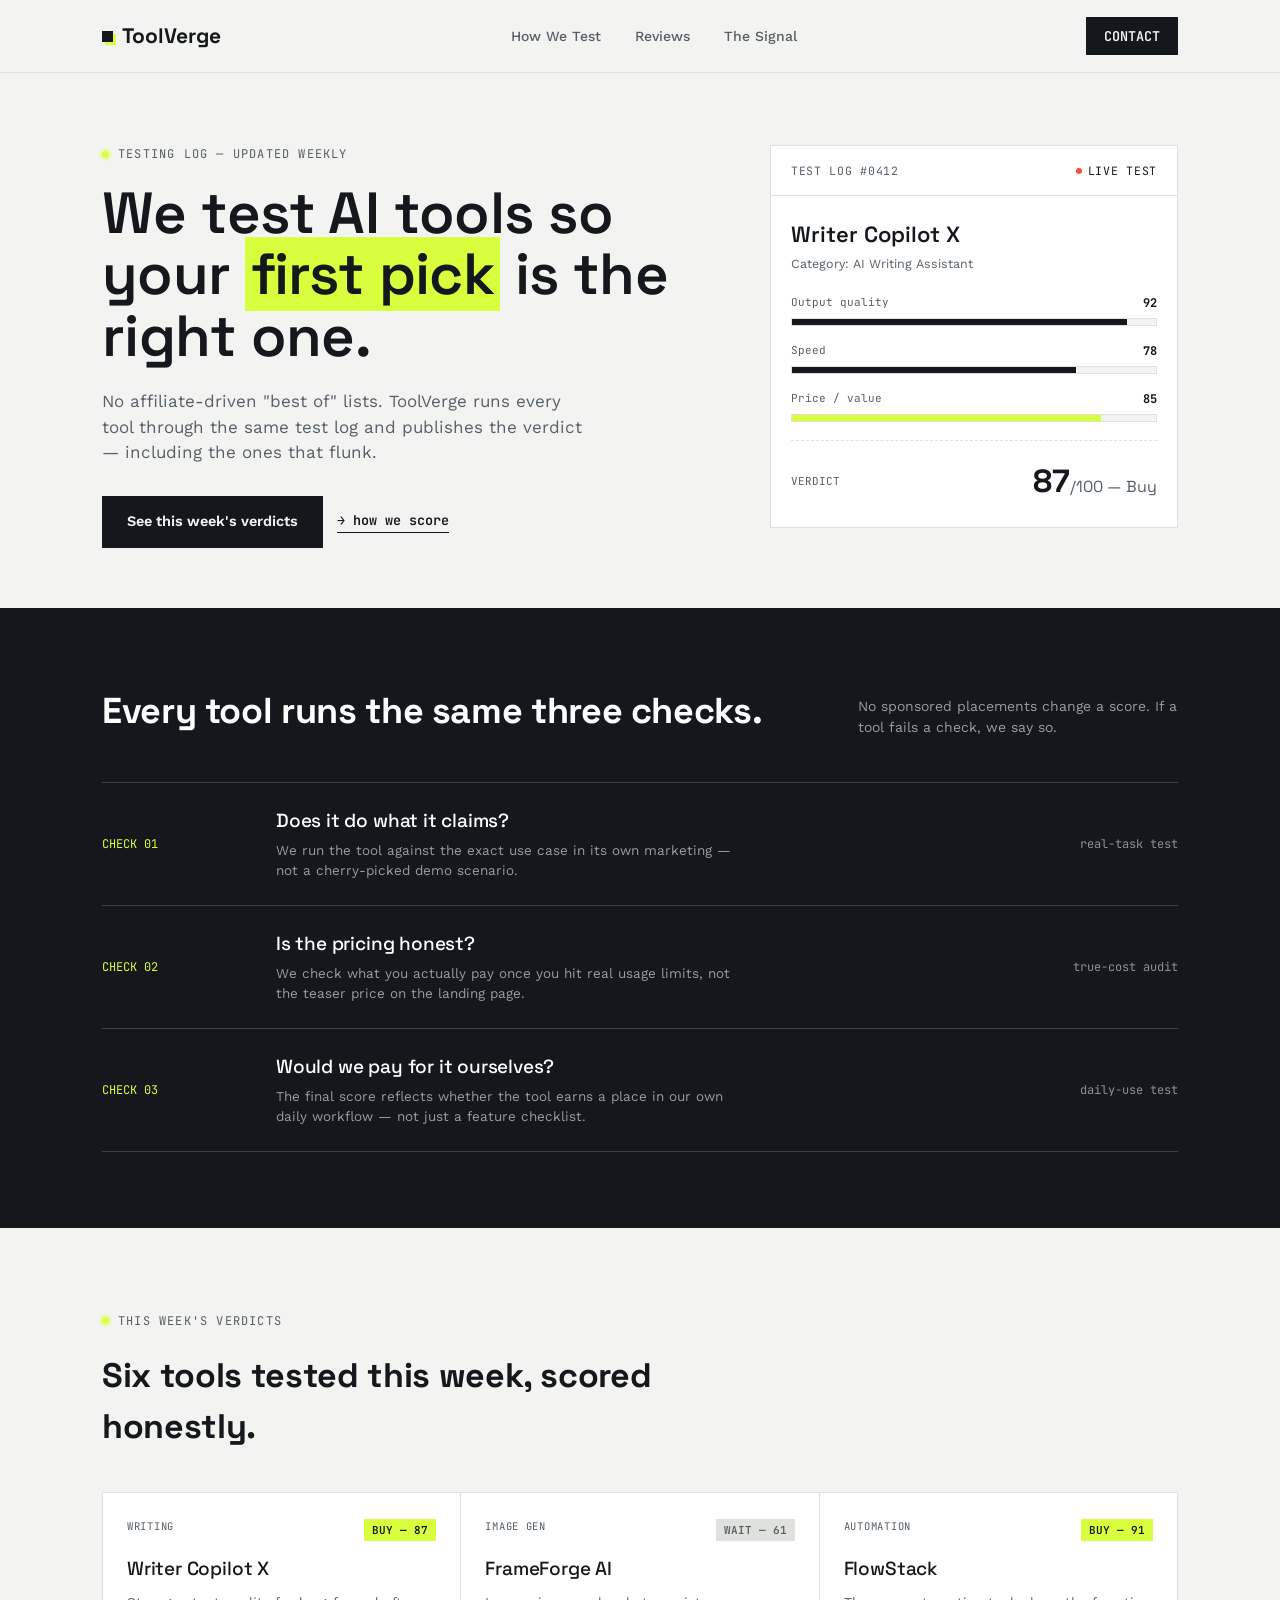
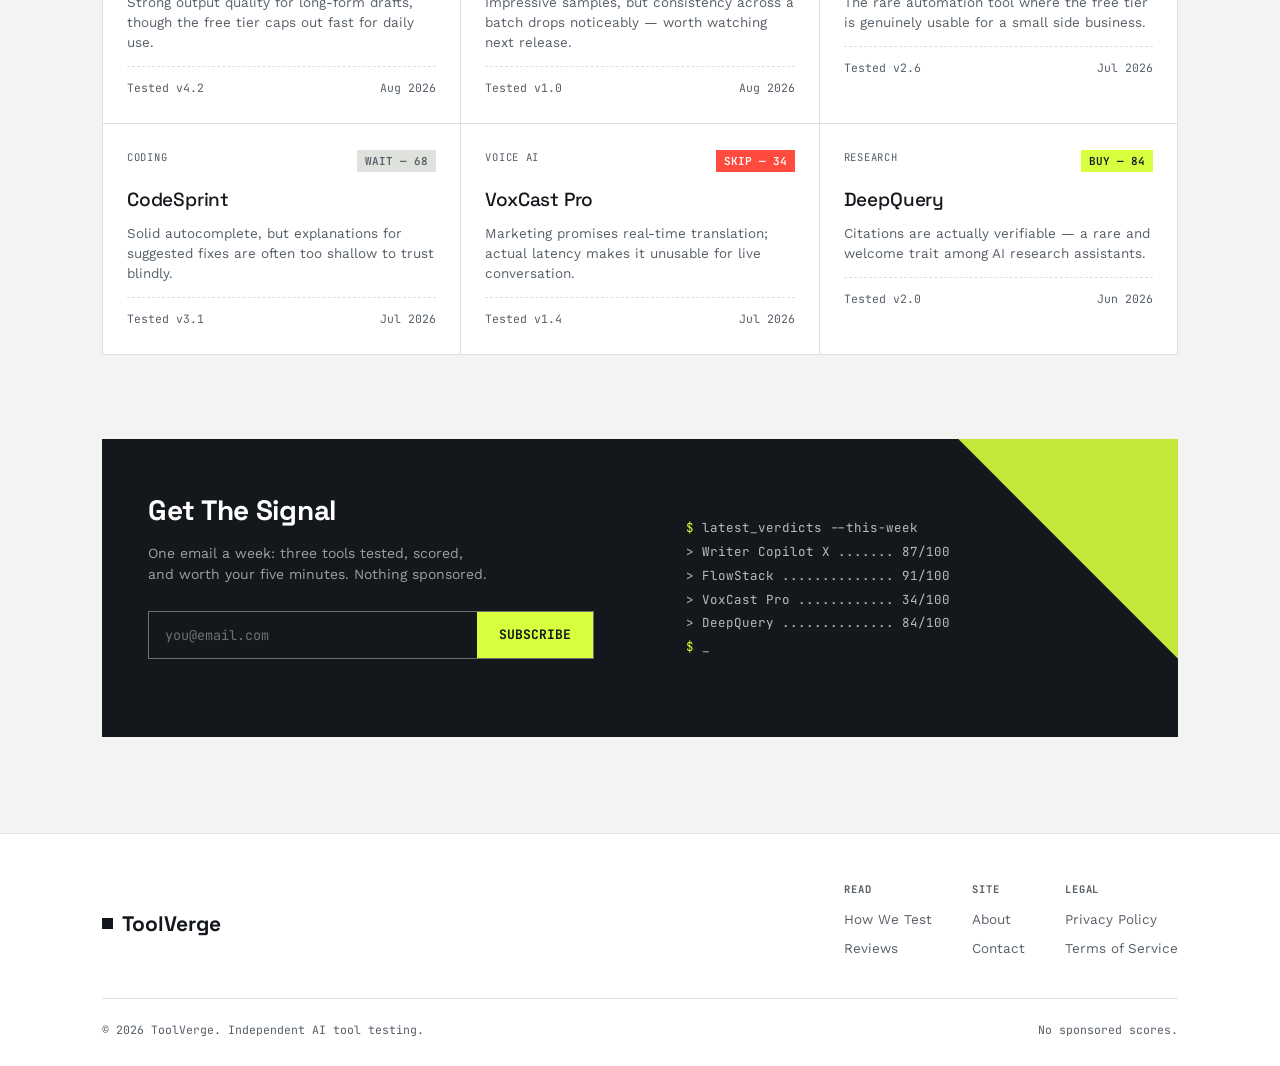
<file: index.html>
<!DOCTYPE html>
<html lang="en">
<head>
<meta charset="UTF-8">
<meta name="viewport" content="width=device-width, initial-scale=1.0">
<title>ToolVerge — AI Tools, Tested Honestly</title>
<link rel="preconnect" href="https://fonts.googleapis.com">
<link href="https://fonts.googleapis.com/css2?family=Space+Grotesk:wght@400;500;600;700&family=Work+Sans:wght@400;500;600&family=JetBrains+Mono:wght@400;500;600&display=swap" rel="stylesheet">
<link rel="stylesheet" href="style.css">
</head>
<body>

<nav>
  <div class="wrap">
    <a href="index.html" class="logo"><span class="sq"></span>ToolVerge</a>
    <div class="navlinks">
      <a href="index.html#log">How We Test</a>
      <a href="reviews.html">Reviews</a>
      <a href="index.html#signal">The Signal</a>
    </div>
    <a href="contact.html" class="nav-cta">CONTACT</a>
  </div>
</nav>

<section class="hero">
  <div class="wrap grid">
    <div>
      <div class="eyebrow"><span class="blip"></span>Testing Log — Updated Weekly</div>
      <h1>We test AI tools so your <span class="hl">first pick</span> is the right one.</h1>
      <p class="lede">No affiliate-driven "best of" lists. ToolVerge runs every tool through the same test log and publishes the verdict — including the ones that flunk.</p>
      <div class="hero-ctas">
        <a href="#reviews" class="btn-primary">See this week's verdicts</a>
        <a href="#log" class="btn-text">→ how we score</a>
      </div>
    </div>

    <div class="verdict-card">
      <div class="vc-head">
        <span>Test Log #0412</span>
        <span class="live"><span class="dot"></span>Live Test</span>
      </div>
      <div class="vc-body">
        <div class="tool-name">Writer Copilot X</div>
        <div class="tool-cat">Category: AI Writing Assistant</div>

        <div class="meter">
          <div class="m-label"><span>Output quality</span><b id="s1">0</b></div>
          <div class="track"><div class="fill" id="f1" style="width:0%"></div></div>
        </div>
        <div class="meter">
          <div class="m-label"><span>Speed</span><b id="s2">0</b></div>
          <div class="track"><div class="fill" id="f2" style="width:0%"></div></div>
        </div>
        <div class="meter">
          <div class="m-label"><span>Price / value</span><b id="s3">0</b></div>
          <div class="track"><div class="fill signal" id="f3" style="width:0%"></div></div>
        </div>

        <div class="vc-verdict">
          <span class="label">Verdict</span>
          <span class="score">87<span>/100 — Buy</span></span>
        </div>
      </div>
    </div>
  </div>
</section>

<section class="testlog" id="log">
  <div class="wrap">
    <div class="testlog-head">
      <h2>Every tool runs the same three checks.</h2>
      <p>No sponsored placements change a score. If a tool fails a check, we say so.</p>
    </div>
    <div class="log-entries">
      <div class="log-entry">
        <span class="ts mono">CHECK 01</span>
        <div>
          <h3>Does it do what it claims?</h3>
          <p>We run the tool against the exact use case in its own marketing — not a cherry-picked demo scenario.</p>
        </div>
        <span class="status">real-task test</span>
      </div>
      <div class="log-entry">
        <span class="ts mono">CHECK 02</span>
        <div>
          <h3>Is the pricing honest?</h3>
          <p>We check what you actually pay once you hit real usage limits, not the teaser price on the landing page.</p>
        </div>
        <span class="status">true-cost audit</span>
      </div>
      <div class="log-entry">
        <span class="ts mono">CHECK 03</span>
        <div>
          <h3>Would we pay for it ourselves?</h3>
          <p>The final score reflects whether the tool earns a place in our own daily workflow — not just a feature checklist.</p>
        </div>
        <span class="status">daily-use test</span>
      </div>
    </div>
  </div>
</section>

<section class="reviews" id="reviews">
  <div class="wrap">
    <div class="sec-head">
      <div class="eyebrow"><span class="blip"></span>This Week's Verdicts</div>
      <h2>Six tools tested this week, scored honestly.</h2>
    </div>
    <div class="review-grid">
      <a href="review-post.html" class="rcard" style="text-decoration:none; color:inherit; display:block;">
        <div class="rc-top"><span class="cat">Writing</span><span class="verdict-pill buy">BUY — 87</span></div>
        <h3>Writer Copilot X</h3>
        <p>Strong output quality for long-form drafts, though the free tier caps out fast for daily use.</p>
        <div class="meta"><span>Tested v4.2</span><span>Aug 2026</span></div>
      </a>
      <a href="review-post.html" class="rcard" style="text-decoration:none; color:inherit; display:block;">
        <div class="rc-top"><span class="cat">Image Gen</span><span class="verdict-pill wait">WAIT — 61</span></div>
        <h3>FrameForge AI</h3>
        <p>Impressive samples, but consistency across a batch drops noticeably — worth watching next release.</p>
        <div class="meta"><span>Tested v1.0</span><span>Aug 2026</span></div>
      </a>
      <a href="review-post.html" class="rcard" style="text-decoration:none; color:inherit; display:block;">
        <div class="rc-top"><span class="cat">Automation</span><span class="verdict-pill buy">BUY — 91</span></div>
        <h3>FlowStack</h3>
        <p>The rare automation tool where the free tier is genuinely usable for a small side business.</p>
        <div class="meta"><span>Tested v2.6</span><span>Jul 2026</span></div>
      </a>
      <a href="review-post.html" class="rcard" style="text-decoration:none; color:inherit; display:block;">
        <div class="rc-top"><span class="cat">Coding</span><span class="verdict-pill wait">WAIT — 68</span></div>
        <h3>CodeSprint</h3>
        <p>Solid autocomplete, but explanations for suggested fixes are often too shallow to trust blindly.</p>
        <div class="meta"><span>Tested v3.1</span><span>Jul 2026</span></div>
      </a>
      <a href="review-post.html" class="rcard" style="text-decoration:none; color:inherit; display:block;">
        <div class="rc-top"><span class="cat">Voice AI</span><span class="verdict-pill skip">SKIP — 34</span></div>
        <h3>VoxCast Pro</h3>
        <p>Marketing promises real-time translation; actual latency makes it unusable for live conversation.</p>
        <div class="meta"><span>Tested v1.4</span><span>Jul 2026</span></div>
      </a>
      <a href="review-post.html" class="rcard" style="text-decoration:none; color:inherit; display:block;">
        <div class="rc-top"><span class="cat">Research</span><span class="verdict-pill buy">BUY — 84</span></div>
        <h3>DeepQuery</h3>
        <p>Citations are actually verifiable — a rare and welcome trait among AI research assistants.</p>
        <div class="meta"><span>Tested v2.0</span><span>Jun 2026</span></div>
      </a>
    </div>
  </div>
</section>

<section class="signal-sec" id="signal">
  <div class="wrap">
    <div class="signal-panel">
      <div class="side">
        <h2>Get The Signal</h2>
        <p>One email a week: three tools tested, scored, and worth your five minutes. Nothing sponsored.</p>
        <form id="sigForm">
          <div class="sig-field">
            <input type="email" id="sigEmail" placeholder="you@email.com" required>
            <button type="submit">SUBSCRIBE</button>
          </div>
        </form>
        <div id="sigMsg"></div>
      </div>
      <div class="side">
        <div class="terminal">
          <div><span class="prompt">$</span> latest_verdicts --this-week</div>
          <div>&gt; Writer Copilot X ....... 87/100</div>
          <div>&gt; FlowStack .............. 91/100</div>
          <div>&gt; VoxCast Pro ............ 34/100</div>
          <div>&gt; DeepQuery .............. 84/100</div>
          <div><span class="prompt">$</span> _</div>
        </div>
      </div>
    </div>
  </div>
</section>

<footer>
  <div class="wrap">
    <div class="foot-top">
      <a href="index.html" class="logo"><span class="sq"></span>ToolVerge</a>
      <div class="foot-links">
        <div>
          <h4>Read</h4>
          <a href="index.html#log">How We Test</a>
          <a href="reviews.html">Reviews</a>
        </div>
        <div>
          <h4>Site</h4>
          <a href="about.html">About</a>
          <a href="contact.html">Contact</a>
        </div>
        <div>
          <h4>Legal</h4>
          <a href="privacy-policy.html">Privacy Policy</a>
          <a href="terms.html">Terms of Service</a>
        </div>
      </div>
    </div>
    <div class="foot-bottom">
      <span>© 2026 ToolVerge. Independent AI tool testing.</span>
      <span>No sponsored scores.</span>
    </div>
  </div>
</footer>

<script>
  // Animate verdict meters on load
  (function(){
    const targets = [{f:'f1',s:'s1',v:92},{f:'f2',s:'s2',v:78},{f:'f3',s:'s3',v:85}];
    targets.forEach(t=>{
      let cur = 0;
      const fillEl = document.getElementById(t.f);
      const scoreEl = document.getElementById(t.s);
      const step = () => {
        cur += 2;
        if(cur >= t.v){ cur = t.v; fillEl.style.width = cur+'%'; scoreEl.textContent = cur; return; }
        fillEl.style.width = cur+'%';
        scoreEl.textContent = cur;
        requestAnimationFrame(step);
      };
      setTimeout(()=>requestAnimationFrame(step), 400);
    });
  })();

  document.getElementById('sigForm').addEventListener('submit', function(e){
    e.preventDefault();
    const email = document.getElementById('sigEmail').value;
    document.getElementById('sigMsg').textContent = '> subscribed: ' + email;
    document.getElementById('sigEmail').value = '';
  });
</script>

</body>
</html>
</file>
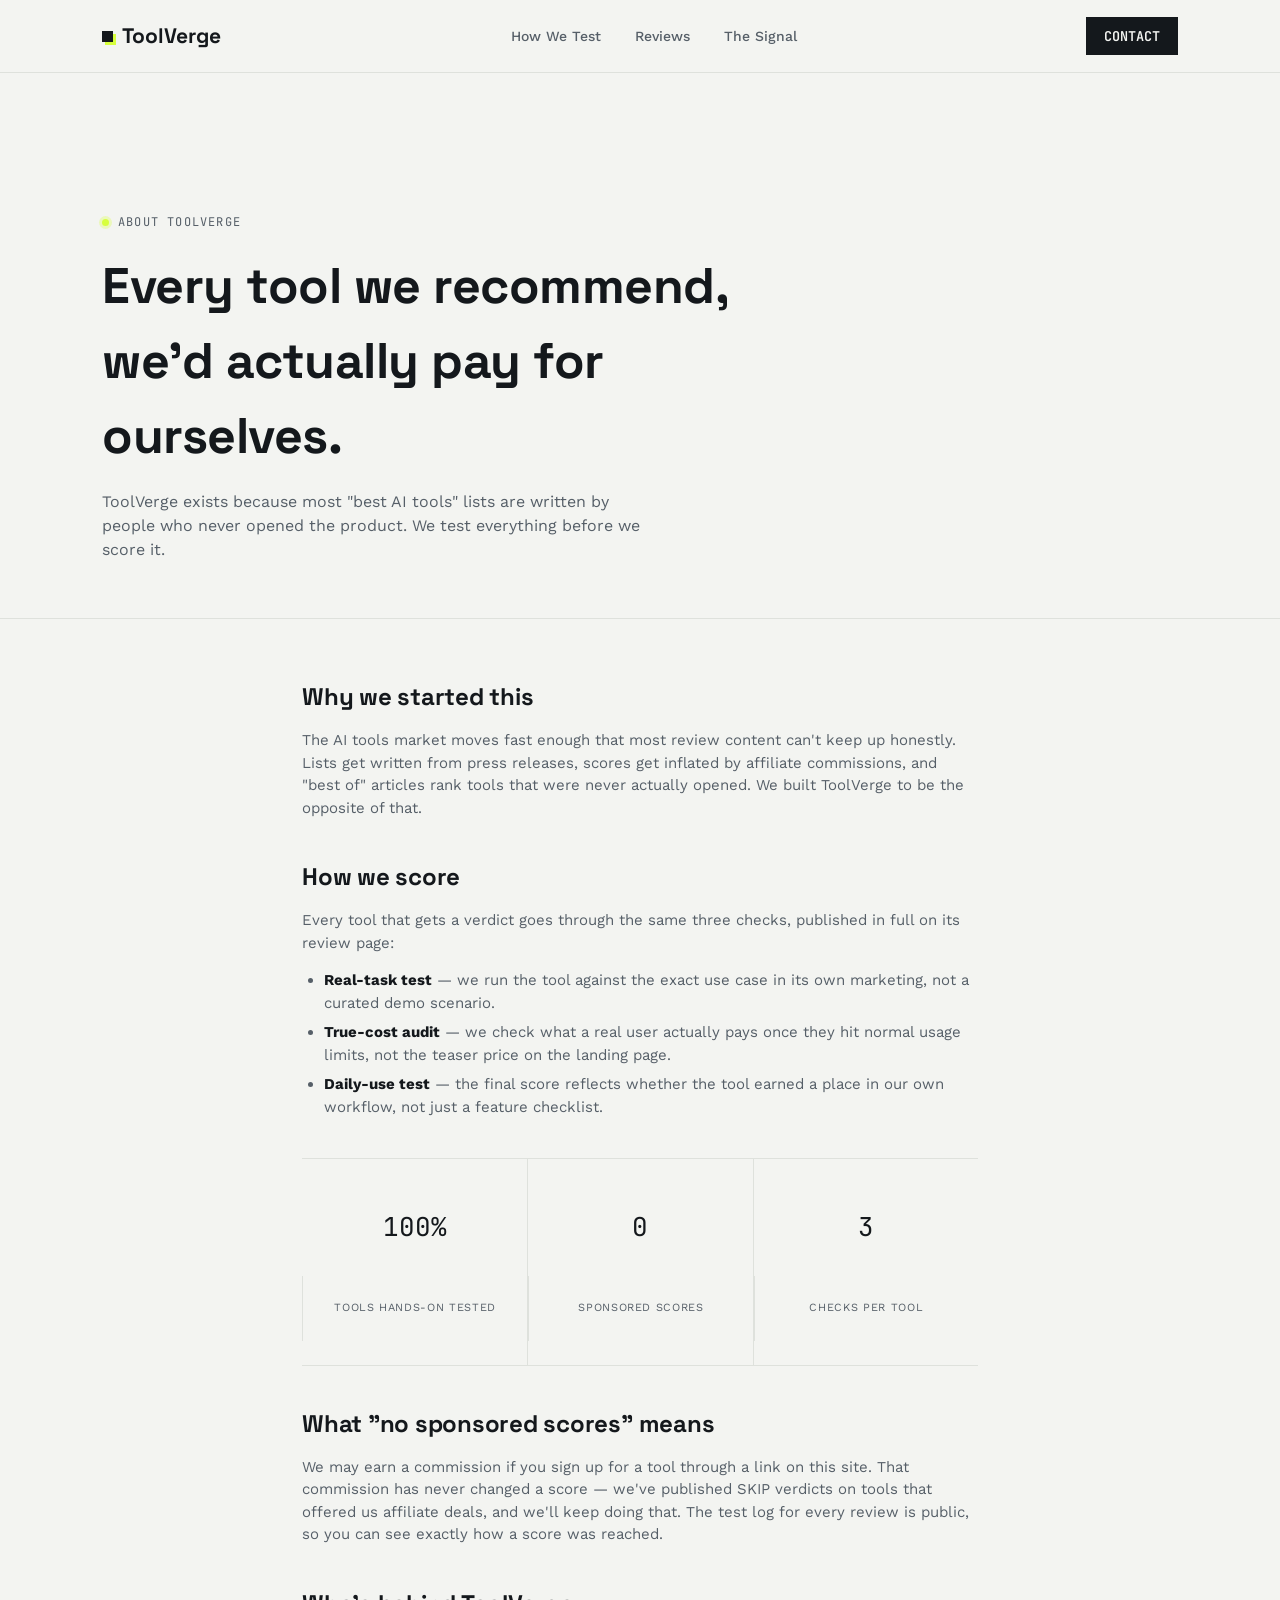
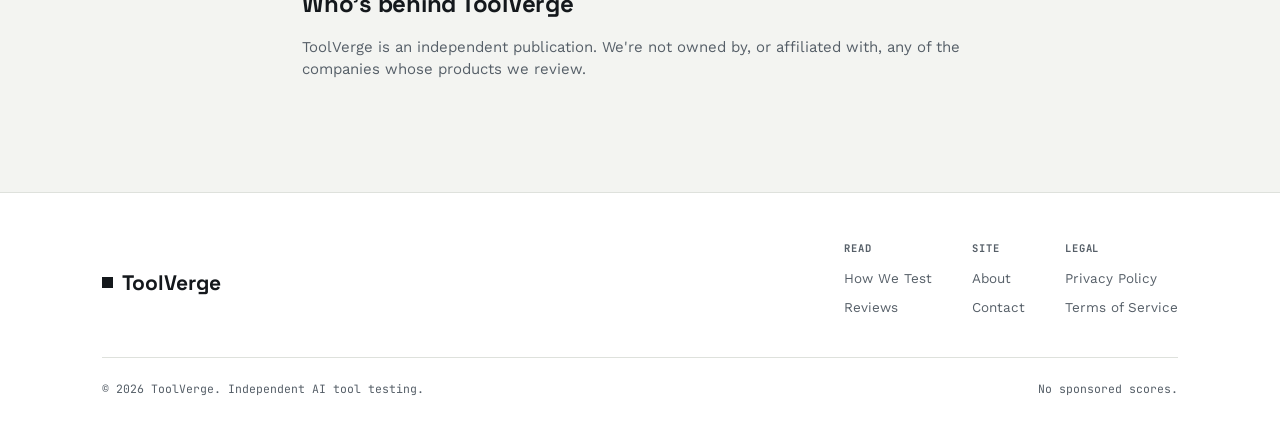
<file: about.html>
<!DOCTYPE html>
<html lang="en">
<head>
<meta charset="UTF-8">
<meta name="viewport" content="width=device-width, initial-scale=1.0">
<title>About — ToolVerge</title>
<link rel="preconnect" href="https://fonts.googleapis.com">
<link href="https://fonts.googleapis.com/css2?family=Space+Grotesk:wght@400;500;600;700&family=Work+Sans:wght@400;500;600&family=JetBrains+Mono:wght@400;500;600&display=swap" rel="stylesheet">
<link rel="stylesheet" href="style.css">
</head>
<body>

<nav>
  <div class="wrap">
    <a href="index.html" class="logo"><span class="sq"></span>ToolVerge</a>
    <div class="navlinks">
      <a href="index.html#log">How We Test</a>
      <a href="reviews.html">Reviews</a>
      <a href="index.html#signal">The Signal</a>
    </div>
    <a href="contact.html" class="nav-cta">CONTACT</a>
  </div>
</nav>

<header class="page-header">
  <div class="wrap">
    <div class="eyebrow"><span class="blip"></span>About ToolVerge</div>
    <h1>Every tool we recommend, we'd actually pay for ourselves.</h1>
    <p class="lede">ToolVerge exists because most "best AI tools" lists are written by people who never opened the product. We test everything before we score it.</p>
  </div>
</header>

<section class="prose">
  <div class="wrap">
    <h2>Why we started this</h2>
    <p>The AI tools market moves fast enough that most review content can't keep up honestly. Lists get written from press releases, scores get inflated by affiliate commissions, and "best of" articles rank tools that were never actually opened. We built ToolVerge to be the opposite of that.</p>

    <h2>How we score</h2>
    <p>Every tool that gets a verdict goes through the same three checks, published in full on its review page:</p>
    <ul>
      <li><strong>Real-task test</strong> — we run the tool against the exact use case in its own marketing, not a curated demo scenario.</li>
      <li><strong>True-cost audit</strong> — we check what a real user actually pays once they hit normal usage limits, not the teaser price on the landing page.</li>
      <li><strong>Daily-use test</strong> — the final score reflects whether the tool earned a place in our own workflow, not just a feature checklist.</li>
    </ul>

    <div class="method-stats">
      <div><div class="num mono">100%</div><div class="lbl">Tools Hands-On Tested</div></div>
      <div><div class="num mono">0</div><div class="lbl">Sponsored Scores</div></div>
      <div><div class="num mono">3</div><div class="lbl">Checks Per Tool</div></div>
    </div>

    <h2>What "no sponsored scores" means</h2>
    <p>We may earn a commission if you sign up for a tool through a link on this site. That commission has never changed a score — we've published SKIP verdicts on tools that offered us affiliate deals, and we'll keep doing that. The test log for every review is public, so you can see exactly how a score was reached.</p>

    <h2>Who's behind ToolVerge</h2>
    <p>ToolVerge is an independent publication. We're not owned by, or affiliated with, any of the companies whose products we review.</p>
  </div>
</section>

<footer>
  <div class="wrap">
    <div class="foot-top">
      <a href="index.html" class="logo"><span class="sq"></span>ToolVerge</a>
      <div class="foot-links">
        <div>
          <h4>Read</h4>
          <a href="index.html#log">How We Test</a>
          <a href="reviews.html">Reviews</a>
        </div>
        <div>
          <h4>Site</h4>
          <a href="about.html">About</a>
          <a href="contact.html">Contact</a>
        </div>
        <div>
          <h4>Legal</h4>
          <a href="privacy-policy.html">Privacy Policy</a>
          <a href="terms.html">Terms of Service</a>
        </div>
      </div>
    </div>
    <div class="foot-bottom">
      <span>© 2026 ToolVerge. Independent AI tool testing.</span>
      <span>No sponsored scores.</span>
    </div>
  </div>
</footer>

</body>
</html>
</file>
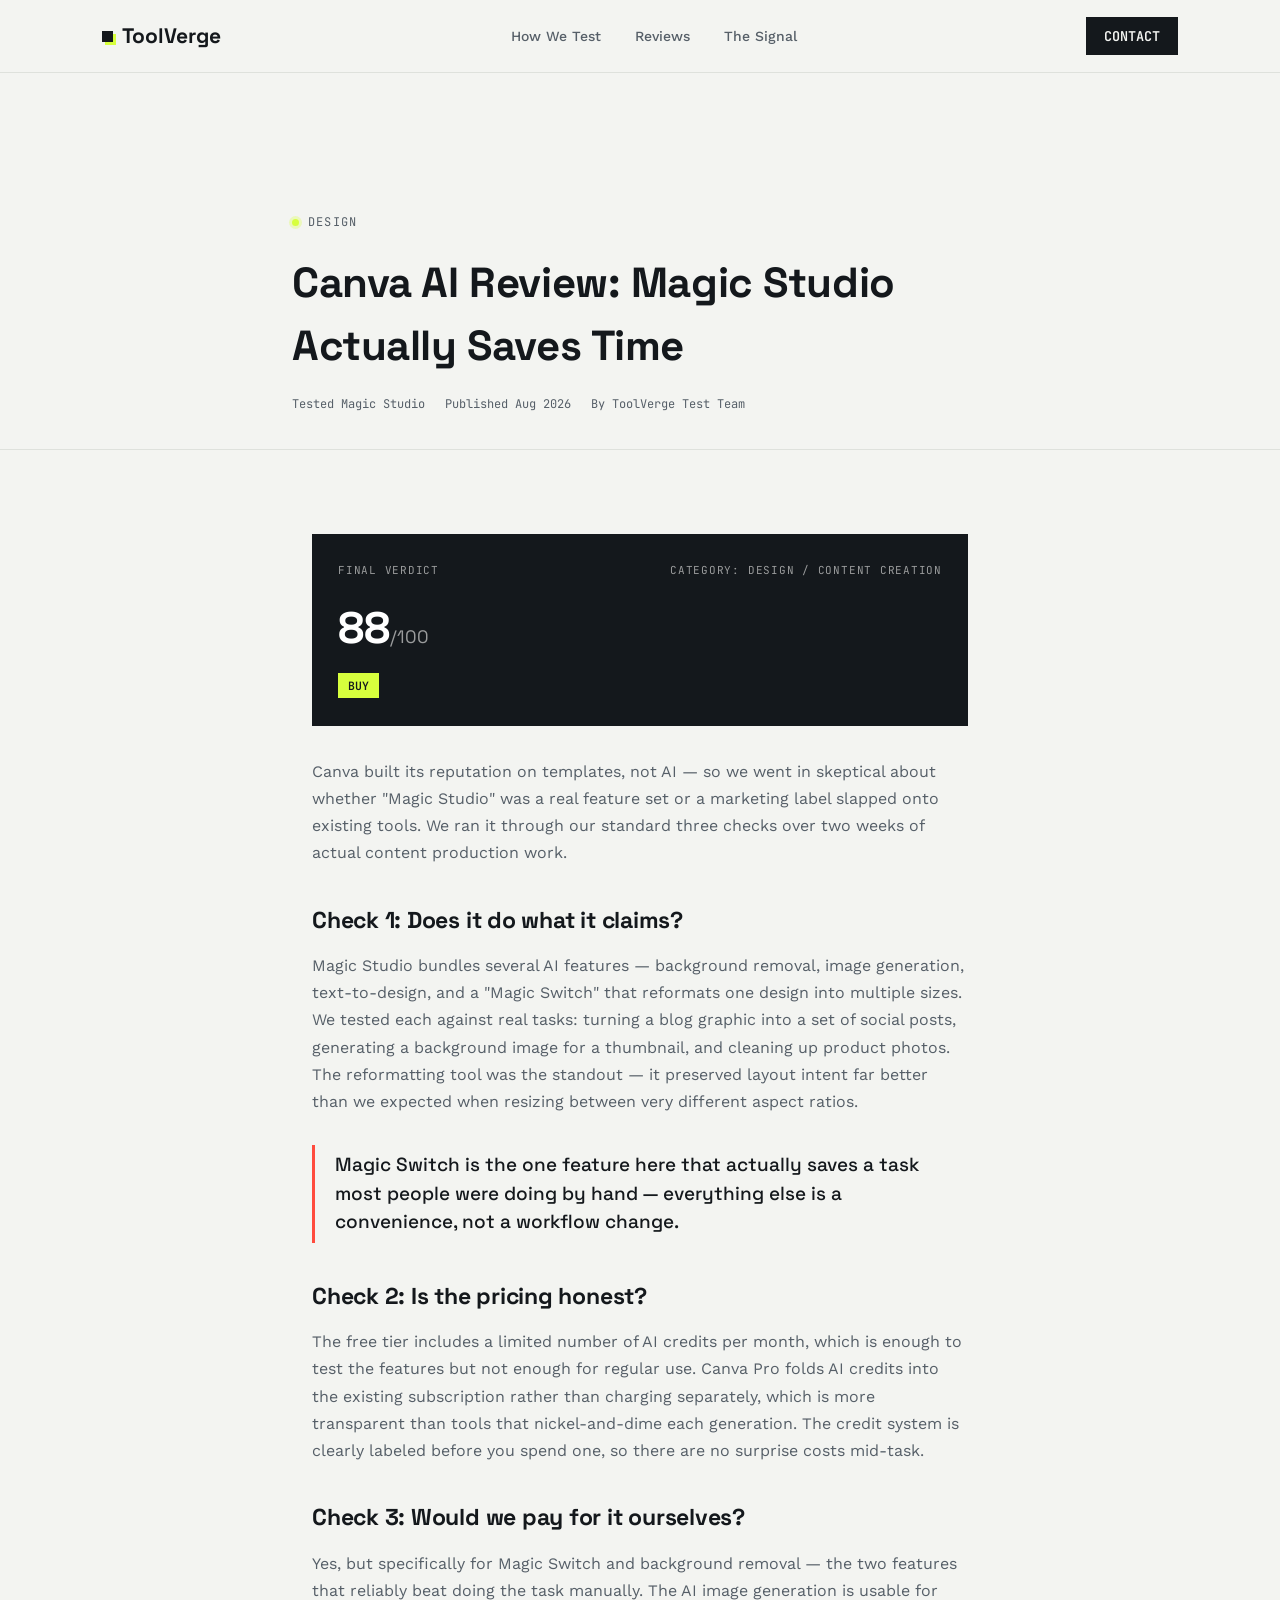
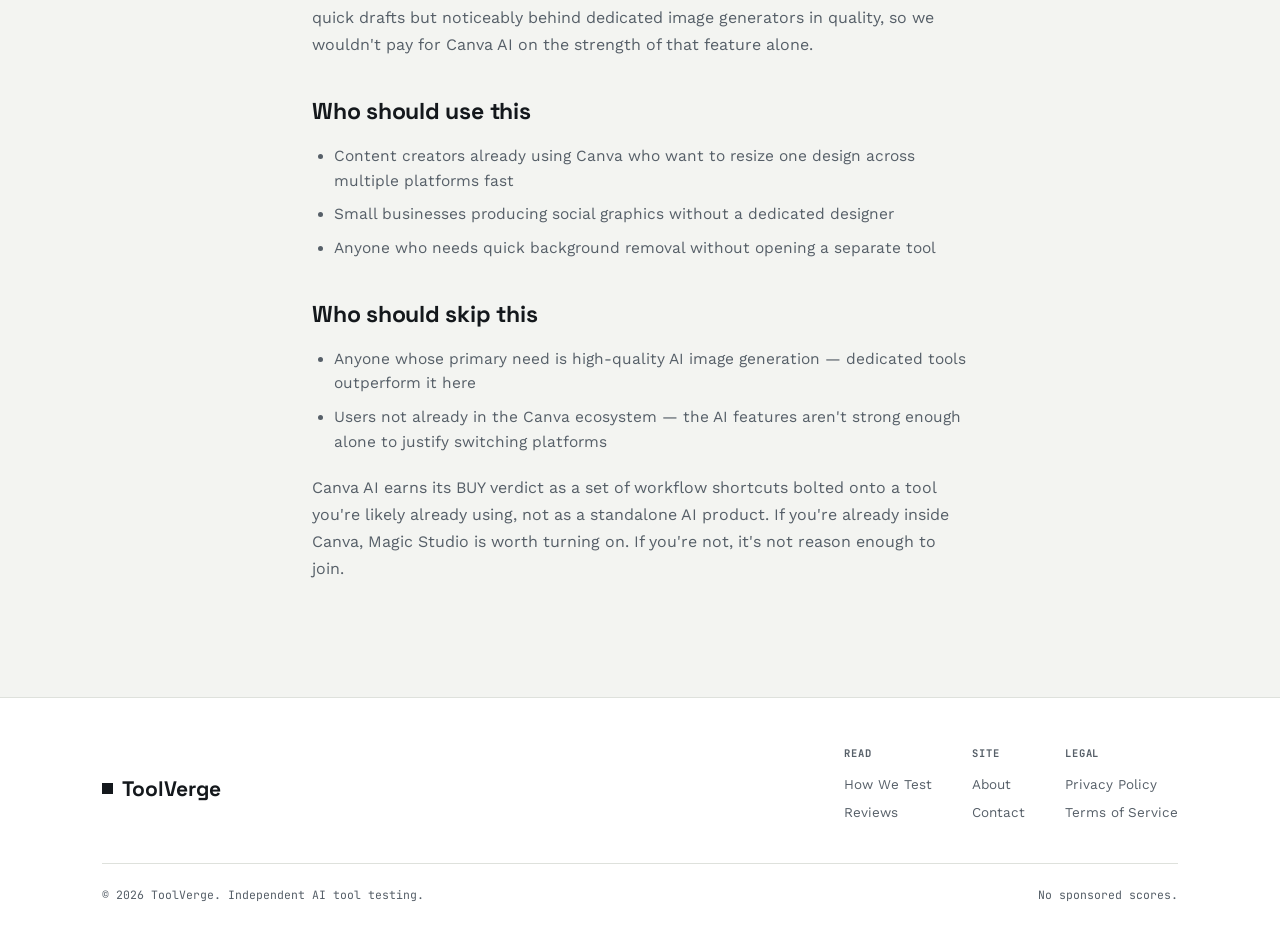
<file: canva-ai-review.html>
<!DOCTYPE html>
<html lang="en">
<head>
<meta charset="UTF-8">
<meta name="viewport" content="width=device-width, initial-scale=1.0">
<title>Canva AI Review — ToolVerge</title>
<link rel="preconnect" href="https://fonts.googleapis.com">
<link href="https://fonts.googleapis.com/css2?family=Space+Grotesk:wght@400;500;600;700&family=Work+Sans:wght@400;500;600&family=JetBrains+Mono:wght@400;500;600&display=swap" rel="stylesheet">
<link rel="stylesheet" href="style.css">
</head>
<body>

<nav>
  <div class="wrap">
    <a href="index.html" class="logo"><span class="sq"></span>ToolVerge</a>
    <div class="navlinks">
      <a href="index.html#log">How We Test</a>
      <a href="reviews.html">Reviews</a>
      <a href="index.html#signal">The Signal</a>
    </div>
    <a href="contact.html" class="nav-cta">CONTACT</a>
  </div>
</nav>

<header class="article-header">
  <div class="wrap">
    <div class="eyebrow"><span class="blip"></span>Design</div>
    <h1>Canva AI Review: Magic Studio Actually Saves Time</h1>
    <div class="article-meta">
      <span>Tested Magic Studio</span>
      <span>Published Aug 2026</span>
      <span>By ToolVerge Test Team</span>
    </div>
  </div>
</header>

<section class="article-body">
  <div class="wrap">
    <div class="verdict-box">
      <div class="vb-top"><span>Final Verdict</span><span>Category: Design / Content Creation</span></div>
      <div class="vb-score">88<span>/100</span></div>
      <span class="vb-pill" style="background:var(--signal); color:var(--ink);">BUY</span>
    </div>

    <p>Canva built its reputation on templates, not AI — so we went in skeptical about whether "Magic Studio" was a real feature set or a marketing label slapped onto existing tools. We ran it through our standard three checks over two weeks of actual content production work.</p>

    <h2>Check 1: Does it do what it claims?</h2>
    <p>Magic Studio bundles several AI features — background removal, image generation, text-to-design, and a "Magic Switch" that reformats one design into multiple sizes. We tested each against real tasks: turning a blog graphic into a set of social posts, generating a background image for a thumbnail, and cleaning up product photos. The reformatting tool was the standout — it preserved layout intent far better than we expected when resizing between very different aspect ratios.</p>

    <div class="pullquote">Magic Switch is the one feature here that actually saves a task most people were doing by hand — everything else is a convenience, not a workflow change.</div>

    <h2>Check 2: Is the pricing honest?</h2>
    <p>The free tier includes a limited number of AI credits per month, which is enough to test the features but not enough for regular use. Canva Pro folds AI credits into the existing subscription rather than charging separately, which is more transparent than tools that nickel-and-dime each generation. The credit system is clearly labeled before you spend one, so there are no surprise costs mid-task.</p>

    <h2>Check 3: Would we pay for it ourselves?</h2>
    <p>Yes, but specifically for Magic Switch and background removal — the two features that reliably beat doing the task manually. The AI image generation is usable for quick drafts but noticeably behind dedicated image generators in quality, so we wouldn't pay for Canva AI on the strength of that feature alone.</p>

    <h2>Who should use this</h2>
    <ul>
      <li>Content creators already using Canva who want to resize one design across multiple platforms fast</li>
      <li>Small businesses producing social graphics without a dedicated designer</li>
      <li>Anyone who needs quick background removal without opening a separate tool</li>
    </ul>

    <h2>Who should skip this</h2>
    <ul>
      <li>Anyone whose primary need is high-quality AI image generation — dedicated tools outperform it here</li>
      <li>Users not already in the Canva ecosystem — the AI features aren't strong enough alone to justify switching platforms</li>
    </ul>

    <p>Canva AI earns its BUY verdict as a set of workflow shortcuts bolted onto a tool you're likely already using, not as a standalone AI product. If you're already inside Canva, Magic Studio is worth turning on. If you're not, it's not reason enough to join.</p>
  </div>
</section>

<footer>
  <div class="wrap">
    <div class="foot-top">
      <a href="index.html" class="logo"><span class="sq"></span>ToolVerge</a>
      <div class="foot-links">
        <div>
          <h4>Read</h4>
          <a href="index.html#log">How We Test</a>
          <a href="reviews.html">Reviews</a>
        </div>
        <div>
          <h4>Site</h4>
          <a href="about.html">About</a>
          <a href="contact.html">Contact</a>
        </div>
        <div>
          <h4>Legal</h4>
          <a href="privacy-policy.html">Privacy Policy</a>
          <a href="terms.html">Terms of Service</a>
        </div>
      </div>
    </div>
    <div class="foot-bottom">
      <span>© 2026 ToolVerge. Independent AI tool testing.</span>
      <span>No sponsored scores.</span>
    </div>
  </div>
</footer>

</body>
</html>
</file>
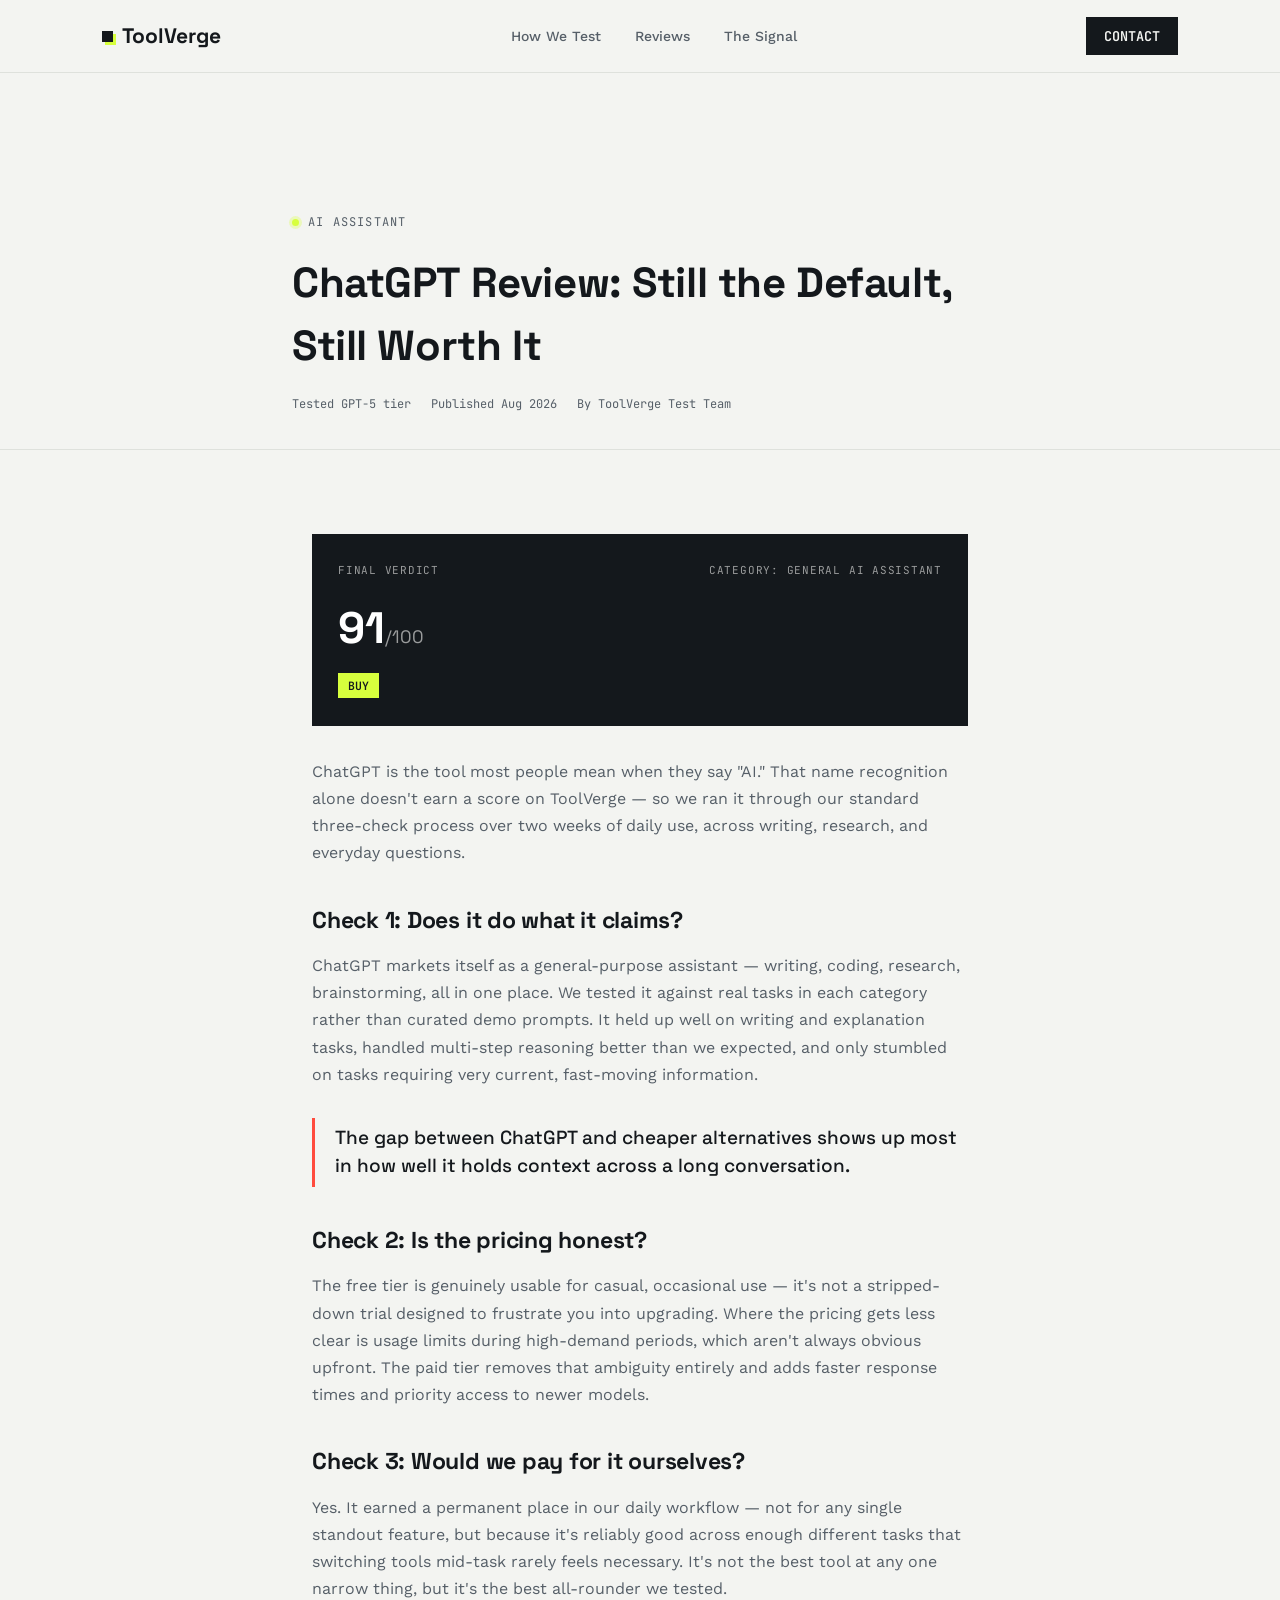
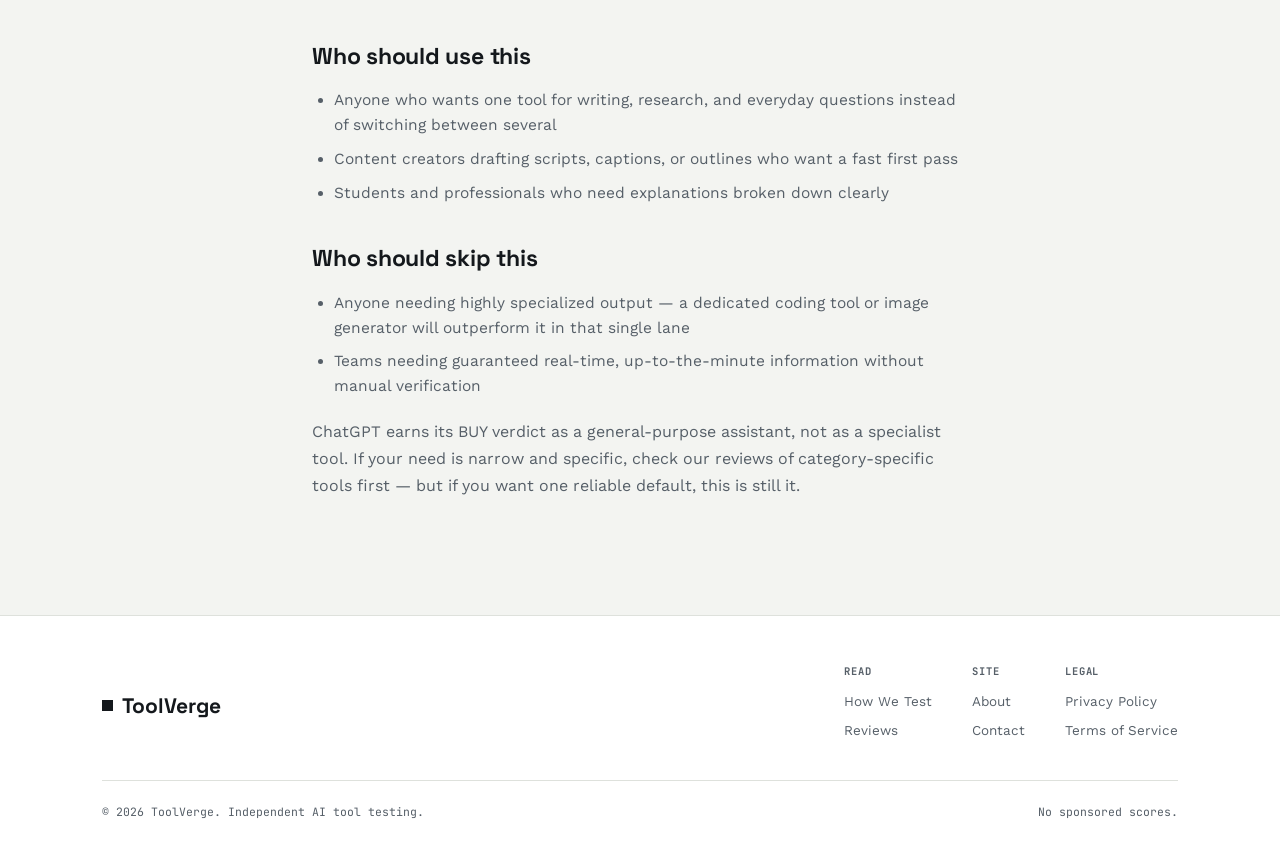
<file: chatgpt-review.html>
<!DOCTYPE html>
<html lang="en">
<head>
<meta charset="UTF-8">
<meta name="viewport" content="width=device-width, initial-scale=1.0">
<title>ChatGPT Review — ToolVerge</title>
<link rel="preconnect" href="https://fonts.googleapis.com">
<link href="https://fonts.googleapis.com/css2?family=Space+Grotesk:wght@400;500;600;700&family=Work+Sans:wght@400;500;600&family=JetBrains+Mono:wght@400;500;600&display=swap" rel="stylesheet">
<link rel="stylesheet" href="style.css">
</head>
<body>

<nav>
  <div class="wrap">
    <a href="index.html" class="logo"><span class="sq"></span>ToolVerge</a>
    <div class="navlinks">
      <a href="index.html#log">How We Test</a>
      <a href="reviews.html">Reviews</a>
      <a href="index.html#signal">The Signal</a>
    </div>
    <a href="contact.html" class="nav-cta">CONTACT</a>
  </div>
</nav>

<header class="article-header">
  <div class="wrap">
    <div class="eyebrow"><span class="blip"></span>AI Assistant</div>
    <h1>ChatGPT Review: Still the Default, Still Worth It</h1>
    <div class="article-meta">
      <span>Tested GPT-5 tier</span>
      <span>Published Aug 2026</span>
      <span>By ToolVerge Test Team</span>
    </div>
  </div>
</header>

<section class="article-body">
  <div class="wrap">
    <div class="verdict-box">
      <div class="vb-top"><span>Final Verdict</span><span>Category: General AI Assistant</span></div>
      <div class="vb-score">91<span>/100</span></div>
      <span class="vb-pill" style="background:var(--signal); color:var(--ink);">BUY</span>
    </div>

    <p>ChatGPT is the tool most people mean when they say "AI." That name recognition alone doesn't earn a score on ToolVerge — so we ran it through our standard three-check process over two weeks of daily use, across writing, research, and everyday questions.</p>

    <h2>Check 1: Does it do what it claims?</h2>
    <p>ChatGPT markets itself as a general-purpose assistant — writing, coding, research, brainstorming, all in one place. We tested it against real tasks in each category rather than curated demo prompts. It held up well on writing and explanation tasks, handled multi-step reasoning better than we expected, and only stumbled on tasks requiring very current, fast-moving information.</p>

    <div class="pullquote">The gap between ChatGPT and cheaper alternatives shows up most in how well it holds context across a long conversation.</div>

    <h2>Check 2: Is the pricing honest?</h2>
    <p>The free tier is genuinely usable for casual, occasional use — it's not a stripped-down trial designed to frustrate you into upgrading. Where the pricing gets less clear is usage limits during high-demand periods, which aren't always obvious upfront. The paid tier removes that ambiguity entirely and adds faster response times and priority access to newer models.</p>

    <h2>Check 3: Would we pay for it ourselves?</h2>
    <p>Yes. It earned a permanent place in our daily workflow — not for any single standout feature, but because it's reliably good across enough different tasks that switching tools mid-task rarely feels necessary. It's not the best tool at any one narrow thing, but it's the best all-rounder we tested.</p>

    <h2>Who should use this</h2>
    <ul>
      <li>Anyone who wants one tool for writing, research, and everyday questions instead of switching between several</li>
      <li>Content creators drafting scripts, captions, or outlines who want a fast first pass</li>
      <li>Students and professionals who need explanations broken down clearly</li>
    </ul>

    <h2>Who should skip this</h2>
    <ul>
      <li>Anyone needing highly specialized output — a dedicated coding tool or image generator will outperform it in that single lane</li>
      <li>Teams needing guaranteed real-time, up-to-the-minute information without manual verification</li>
    </ul>

    <p>ChatGPT earns its BUY verdict as a general-purpose assistant, not as a specialist tool. If your need is narrow and specific, check our reviews of category-specific tools first — but if you want one reliable default, this is still it.</p>
  </div>
</section>

<footer>
  <div class="wrap">
    <div class="foot-top">
      <a href="index.html" class="logo"><span class="sq"></span>ToolVerge</a>
      <div class="foot-links">
        <div>
          <h4>Read</h4>
          <a href="index.html#log">How We Test</a>
          <a href="reviews.html">Reviews</a>
        </div>
        <div>
          <h4>Site</h4>
          <a href="about.html">About</a>
          <a href="contact.html">Contact</a>
        </div>
        <div>
          <h4>Legal</h4>
          <a href="privacy-policy.html">Privacy Policy</a>
          <a href="terms.html">Terms of Service</a>
        </div>
      </div>
    </div>
    <div class="foot-bottom">
      <span>© 2026 ToolVerge. Independent AI tool testing.</span>
      <span>No sponsored scores.</span>
    </div>
  </div>
</footer>

</body>
</html>
</file>
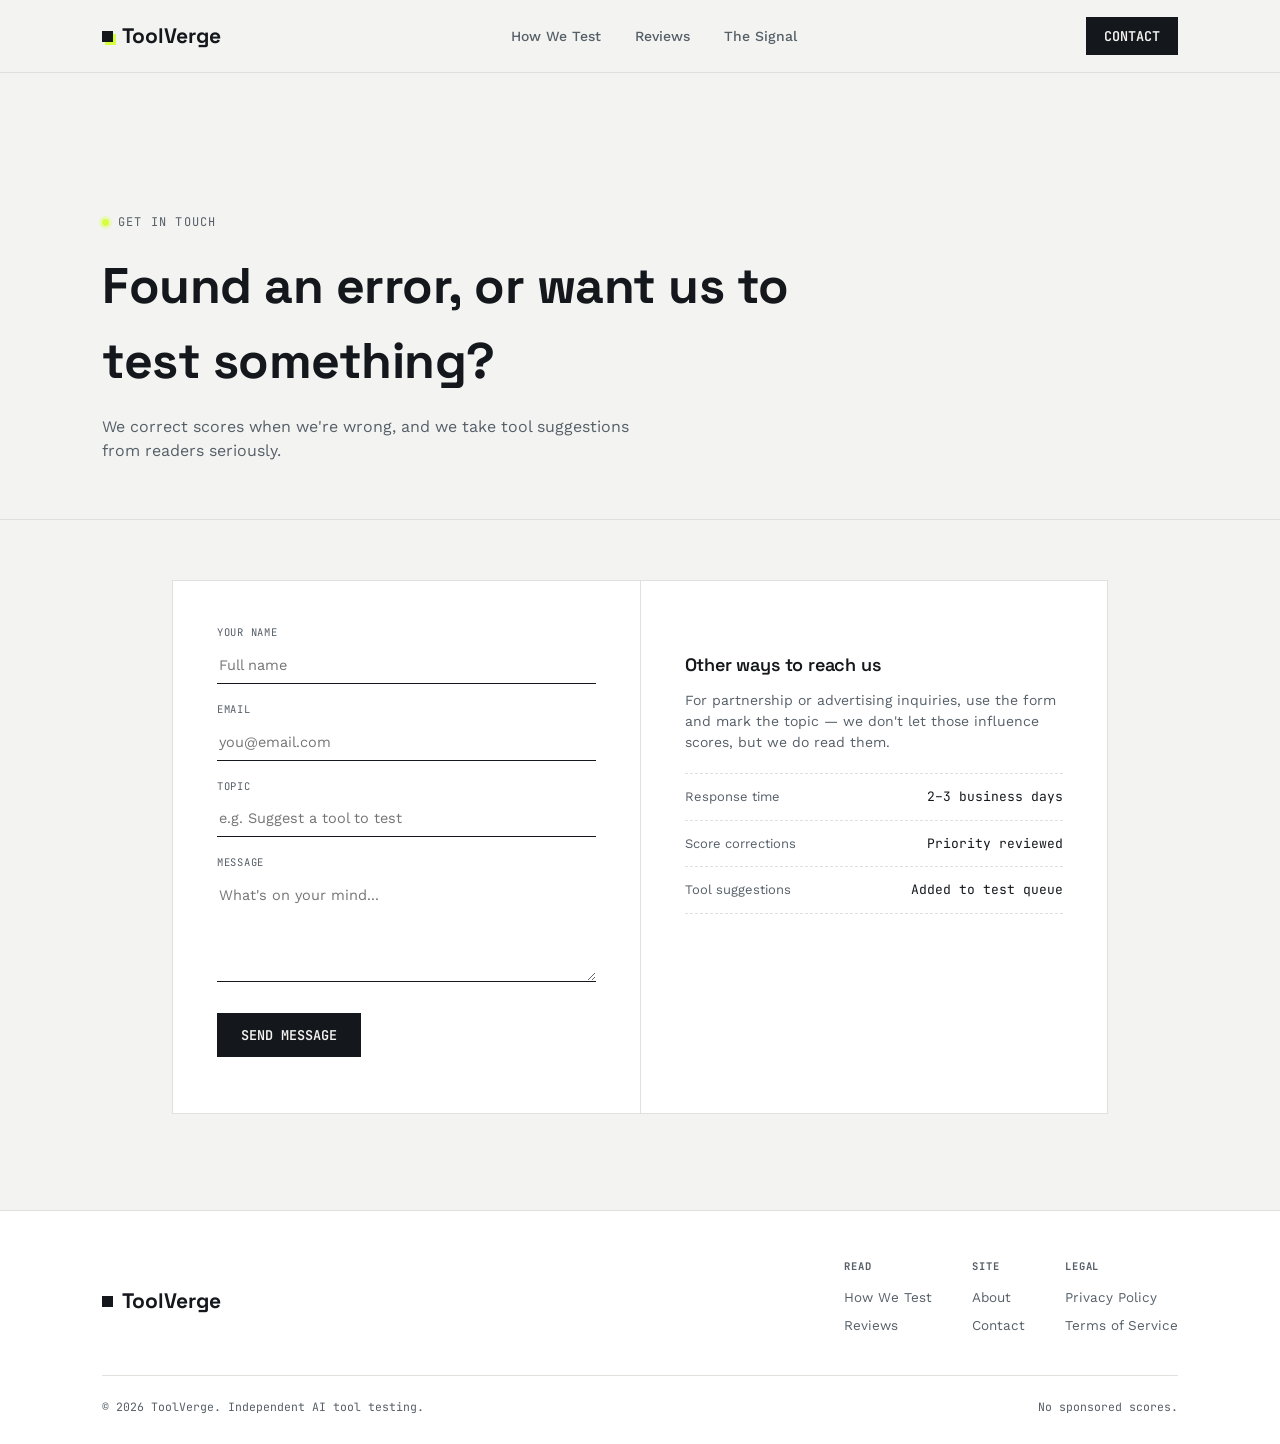
<file: contact.html>
<!DOCTYPE html>
<html lang="en">
<head>
<meta charset="UTF-8">
<meta name="viewport" content="width=device-width, initial-scale=1.0">
<title>Contact — ToolVerge</title>
<link rel="preconnect" href="https://fonts.googleapis.com">
<link href="https://fonts.googleapis.com/css2?family=Space+Grotesk:wght@400;500;600;700&family=Work+Sans:wght@400;500;600&family=JetBrains+Mono:wght@400;500;600&display=swap" rel="stylesheet">
<link rel="stylesheet" href="style.css">
</head>
<body>

<nav>
  <div class="wrap">
    <a href="index.html" class="logo"><span class="sq"></span>ToolVerge</a>
    <div class="navlinks">
      <a href="index.html#log">How We Test</a>
      <a href="reviews.html">Reviews</a>
      <a href="index.html#signal">The Signal</a>
    </div>
    <a href="contact.html" class="nav-cta">CONTACT</a>
  </div>
</nav>

<header class="page-header">
  <div class="wrap">
    <div class="eyebrow"><span class="blip"></span>Get In Touch</div>
    <h1>Found an error, or want us to test something?</h1>
    <p class="lede">We correct scores when we're wrong, and we take tool suggestions from readers seriously.</p>
  </div>
</header>

<section class="prose">
  <div class="wrap" style="max-width:1000px;">
    <div class="contact-wrap">
      <div>
        <form class="contact-form" id="contactForm">
          <label for="name">Your name</label>
          <input type="text" id="name" required placeholder="Full name">

          <label for="email">Email</label>
          <input type="email" id="email" required placeholder="you@email.com">

          <label for="topic">Topic</label>
          <input type="text" id="topic" placeholder="e.g. Suggest a tool to test">

          <label for="message">Message</label>
          <textarea id="message" rows="5" required placeholder="What's on your mind..."></textarea>

          <button type="submit">SEND MESSAGE</button>
          <div id="formMsg" class="mono" style="margin-top:12px; font-size:12px; color:var(--flag);"></div>
        </form>
      </div>
      <div class="contact-info">
        <h3>Other ways to reach us</h3>
        <p>For partnership or advertising inquiries, use the form and mark the topic — we don't let those influence scores, but we do read them.</p>
        <div class="row"><span>Response time</span><span>2–3 business days</span></div>
        <div class="row"><span>Score corrections</span><span>Priority reviewed</span></div>
        <div class="row"><span>Tool suggestions</span><span>Added to test queue</span></div>
      </div>
    </div>
  </div>
</section>

<footer>
  <div class="wrap">
    <div class="foot-top">
      <a href="index.html" class="logo"><span class="sq"></span>ToolVerge</a>
      <div class="foot-links">
        <div>
          <h4>Read</h4>
          <a href="index.html#log">How We Test</a>
          <a href="reviews.html">Reviews</a>
        </div>
        <div>
          <h4>Site</h4>
          <a href="about.html">About</a>
          <a href="contact.html">Contact</a>
        </div>
        <div>
          <h4>Legal</h4>
          <a href="privacy-policy.html">Privacy Policy</a>
          <a href="terms.html">Terms of Service</a>
        </div>
      </div>
    </div>
    <div class="foot-bottom">
      <span>© 2026 ToolVerge. Independent AI tool testing.</span>
      <span>No sponsored scores.</span>
    </div>
  </div>
</footer>

<script>
  document.getElementById('contactForm').addEventListener('submit', function(e){
    e.preventDefault();
    document.getElementById('formMsg').textContent = '> message received — we reply within 2-3 business days';
    this.reset();
  });
</script>

</body>
</html>
</file>
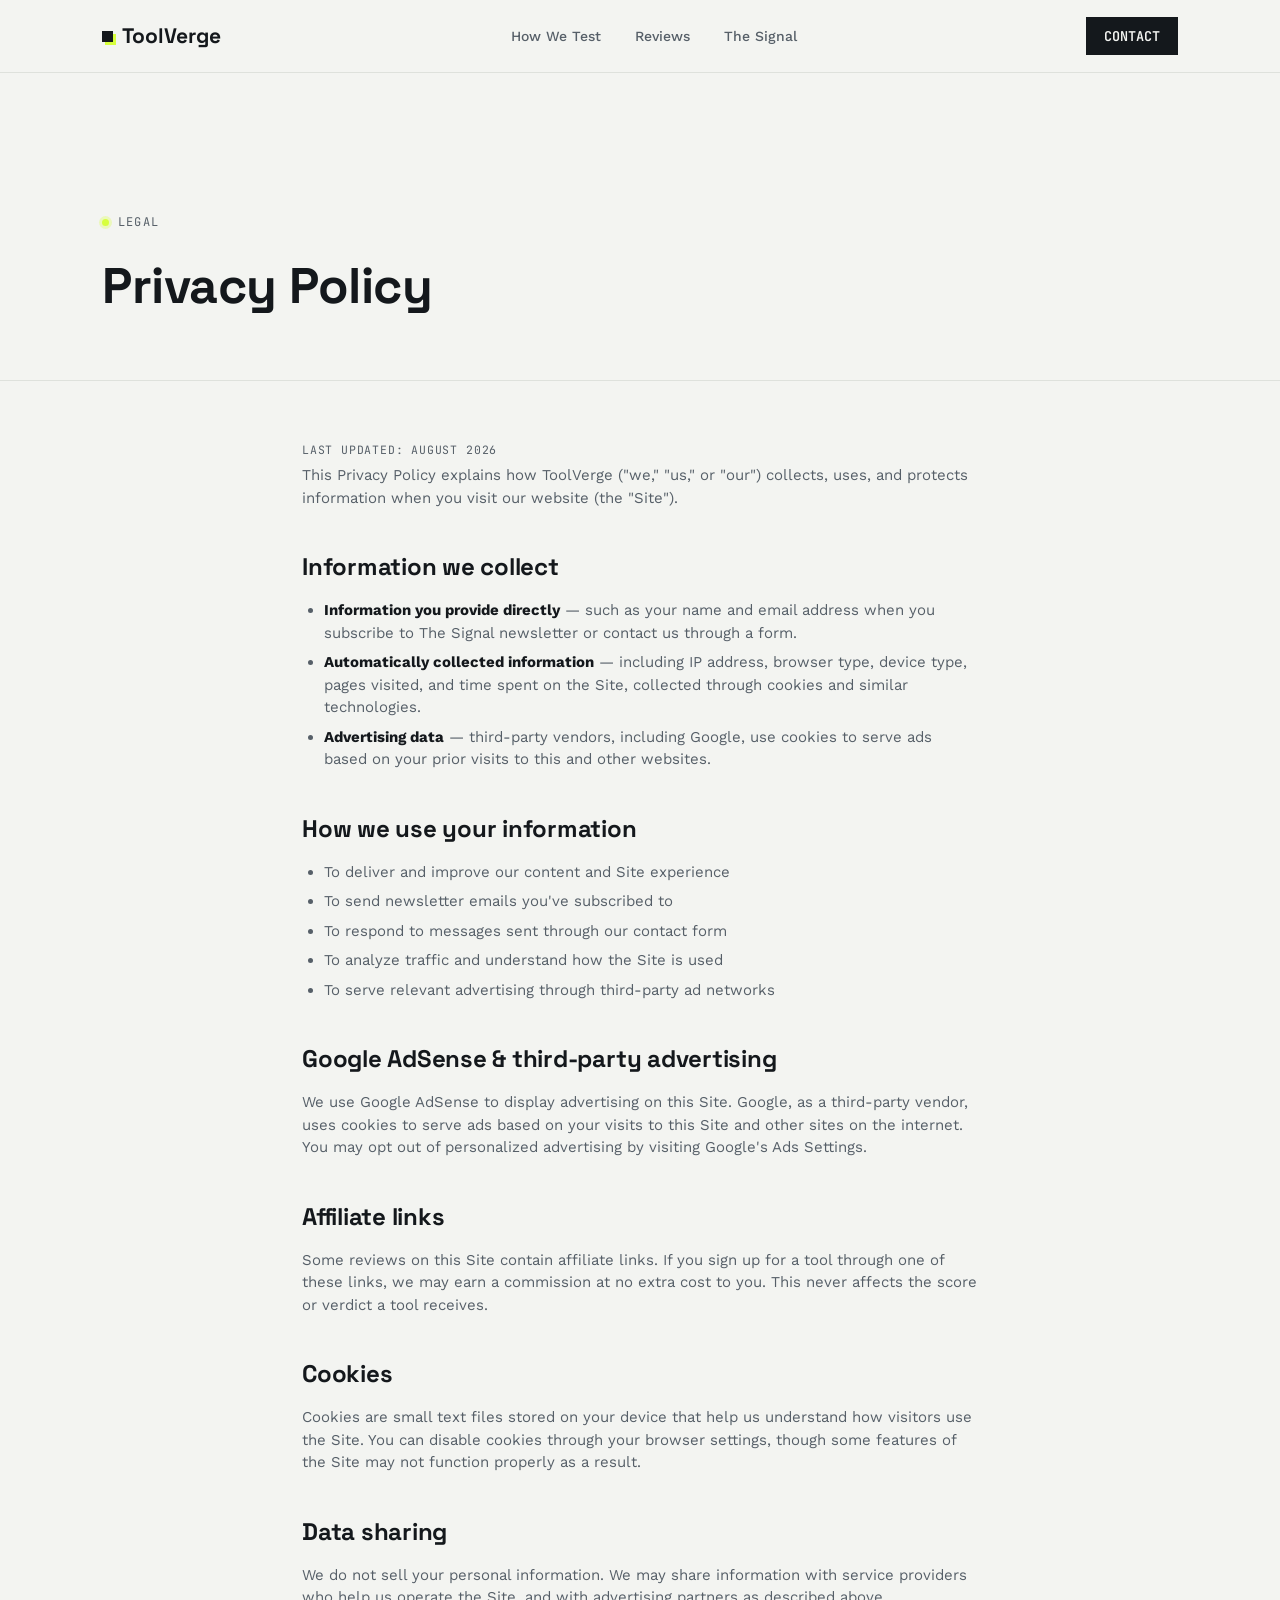
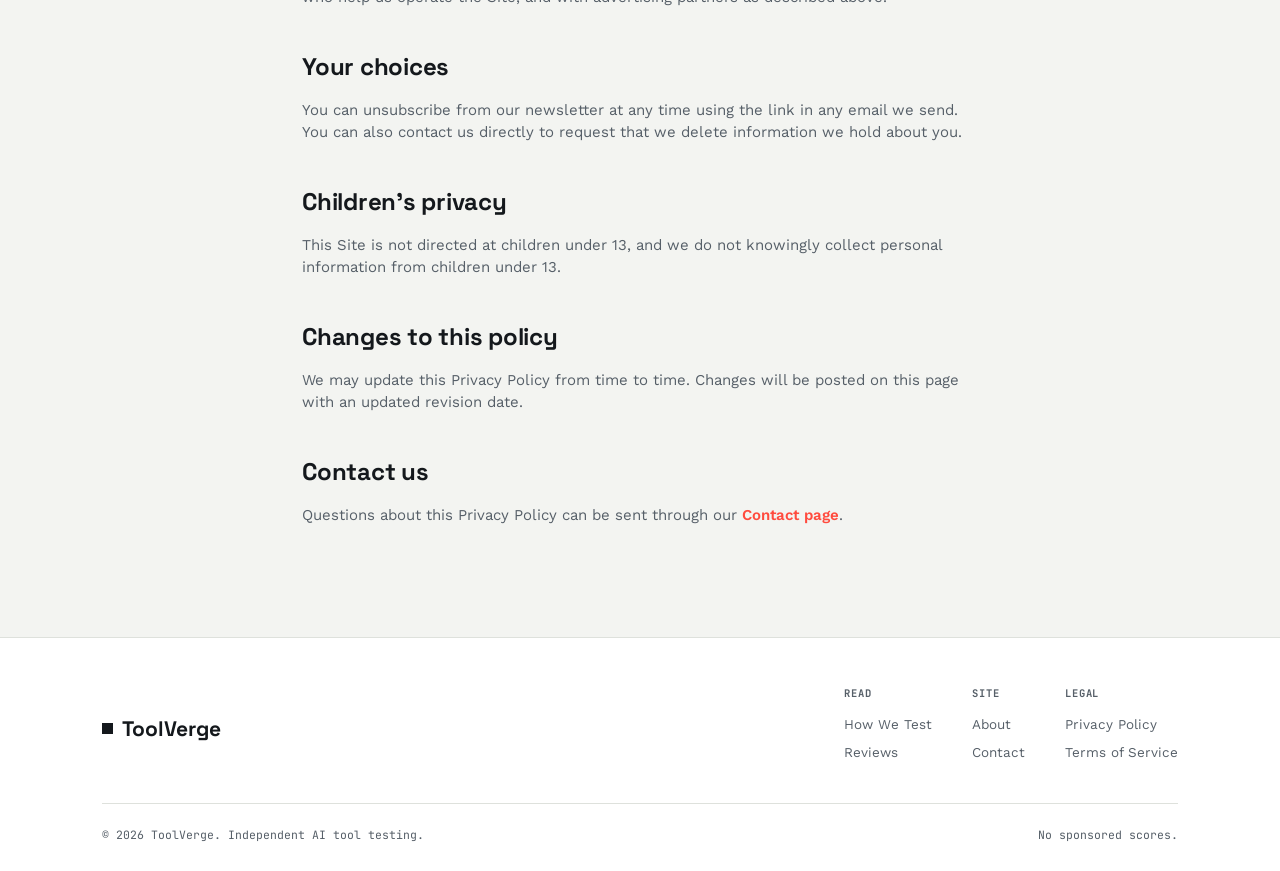
<file: privacy-policy.html>
<!DOCTYPE html>
<html lang="en">
<head>
<meta charset="UTF-8">
<meta name="viewport" content="width=device-width, initial-scale=1.0">
<title>Privacy Policy — ToolVerge</title>
<link rel="preconnect" href="https://fonts.googleapis.com">
<link href="https://fonts.googleapis.com/css2?family=Space+Grotesk:wght@400;500;600;700&family=Work+Sans:wght@400;500;600&family=JetBrains+Mono:wght@400;500;600&display=swap" rel="stylesheet">
<link rel="stylesheet" href="style.css">
</head>
<body>

<nav>
  <div class="wrap">
    <a href="index.html" class="logo"><span class="sq"></span>ToolVerge</a>
    <div class="navlinks">
      <a href="index.html#log">How We Test</a>
      <a href="reviews.html">Reviews</a>
      <a href="index.html#signal">The Signal</a>
    </div>
    <a href="contact.html" class="nav-cta">CONTACT</a>
  </div>
</nav>

<header class="page-header">
  <div class="wrap">
    <div class="eyebrow"><span class="blip"></span>Legal</div>
    <h1>Privacy Policy</h1>
  </div>
</header>

<section class="prose">
  <div class="wrap">
    <span class="updated">Last updated: August 2026</span>
    <p>This Privacy Policy explains how ToolVerge ("we," "us," or "our") collects, uses, and protects information when you visit our website (the "Site").</p>

    <h2>Information we collect</h2>
    <ul>
      <li><strong>Information you provide directly</strong> — such as your name and email address when you subscribe to The Signal newsletter or contact us through a form.</li>
      <li><strong>Automatically collected information</strong> — including IP address, browser type, device type, pages visited, and time spent on the Site, collected through cookies and similar technologies.</li>
      <li><strong>Advertising data</strong> — third-party vendors, including Google, use cookies to serve ads based on your prior visits to this and other websites.</li>
    </ul>

    <h2>How we use your information</h2>
    <ul>
      <li>To deliver and improve our content and Site experience</li>
      <li>To send newsletter emails you've subscribed to</li>
      <li>To respond to messages sent through our contact form</li>
      <li>To analyze traffic and understand how the Site is used</li>
      <li>To serve relevant advertising through third-party ad networks</li>
    </ul>

    <h2>Google AdSense &amp; third-party advertising</h2>
    <p>We use Google AdSense to display advertising on this Site. Google, as a third-party vendor, uses cookies to serve ads based on your visits to this Site and other sites on the internet. You may opt out of personalized advertising by visiting Google's Ads Settings.</p>

    <h2>Affiliate links</h2>
    <p>Some reviews on this Site contain affiliate links. If you sign up for a tool through one of these links, we may earn a commission at no extra cost to you. This never affects the score or verdict a tool receives.</p>

    <h2>Cookies</h2>
    <p>Cookies are small text files stored on your device that help us understand how visitors use the Site. You can disable cookies through your browser settings, though some features of the Site may not function properly as a result.</p>

    <h2>Data sharing</h2>
    <p>We do not sell your personal information. We may share information with service providers who help us operate the Site, and with advertising partners as described above.</p>

    <h2>Your choices</h2>
    <p>You can unsubscribe from our newsletter at any time using the link in any email we send. You can also contact us directly to request that we delete information we hold about you.</p>

    <h2>Children's privacy</h2>
    <p>This Site is not directed at children under 13, and we do not knowingly collect personal information from children under 13.</p>

    <h2>Changes to this policy</h2>
    <p>We may update this Privacy Policy from time to time. Changes will be posted on this page with an updated revision date.</p>

    <h2>Contact us</h2>
    <p>Questions about this Privacy Policy can be sent through our <a href="contact.html" style="color:var(--flag); font-weight:600;">Contact page</a>.</p>
  </div>
</section>

<footer>
  <div class="wrap">
    <div class="foot-top">
      <a href="index.html" class="logo"><span class="sq"></span>ToolVerge</a>
      <div class="foot-links">
        <div>
          <h4>Read</h4>
          <a href="index.html#log">How We Test</a>
          <a href="reviews.html">Reviews</a>
        </div>
        <div>
          <h4>Site</h4>
          <a href="about.html">About</a>
          <a href="contact.html">Contact</a>
        </div>
        <div>
          <h4>Legal</h4>
          <a href="privacy-policy.html">Privacy Policy</a>
          <a href="terms.html">Terms of Service</a>
        </div>
      </div>
    </div>
    <div class="foot-bottom">
      <span>© 2026 ToolVerge. Independent AI tool testing.</span>
      <span>No sponsored scores.</span>
    </div>
  </div>
</footer>

</body>
</html>
</file>
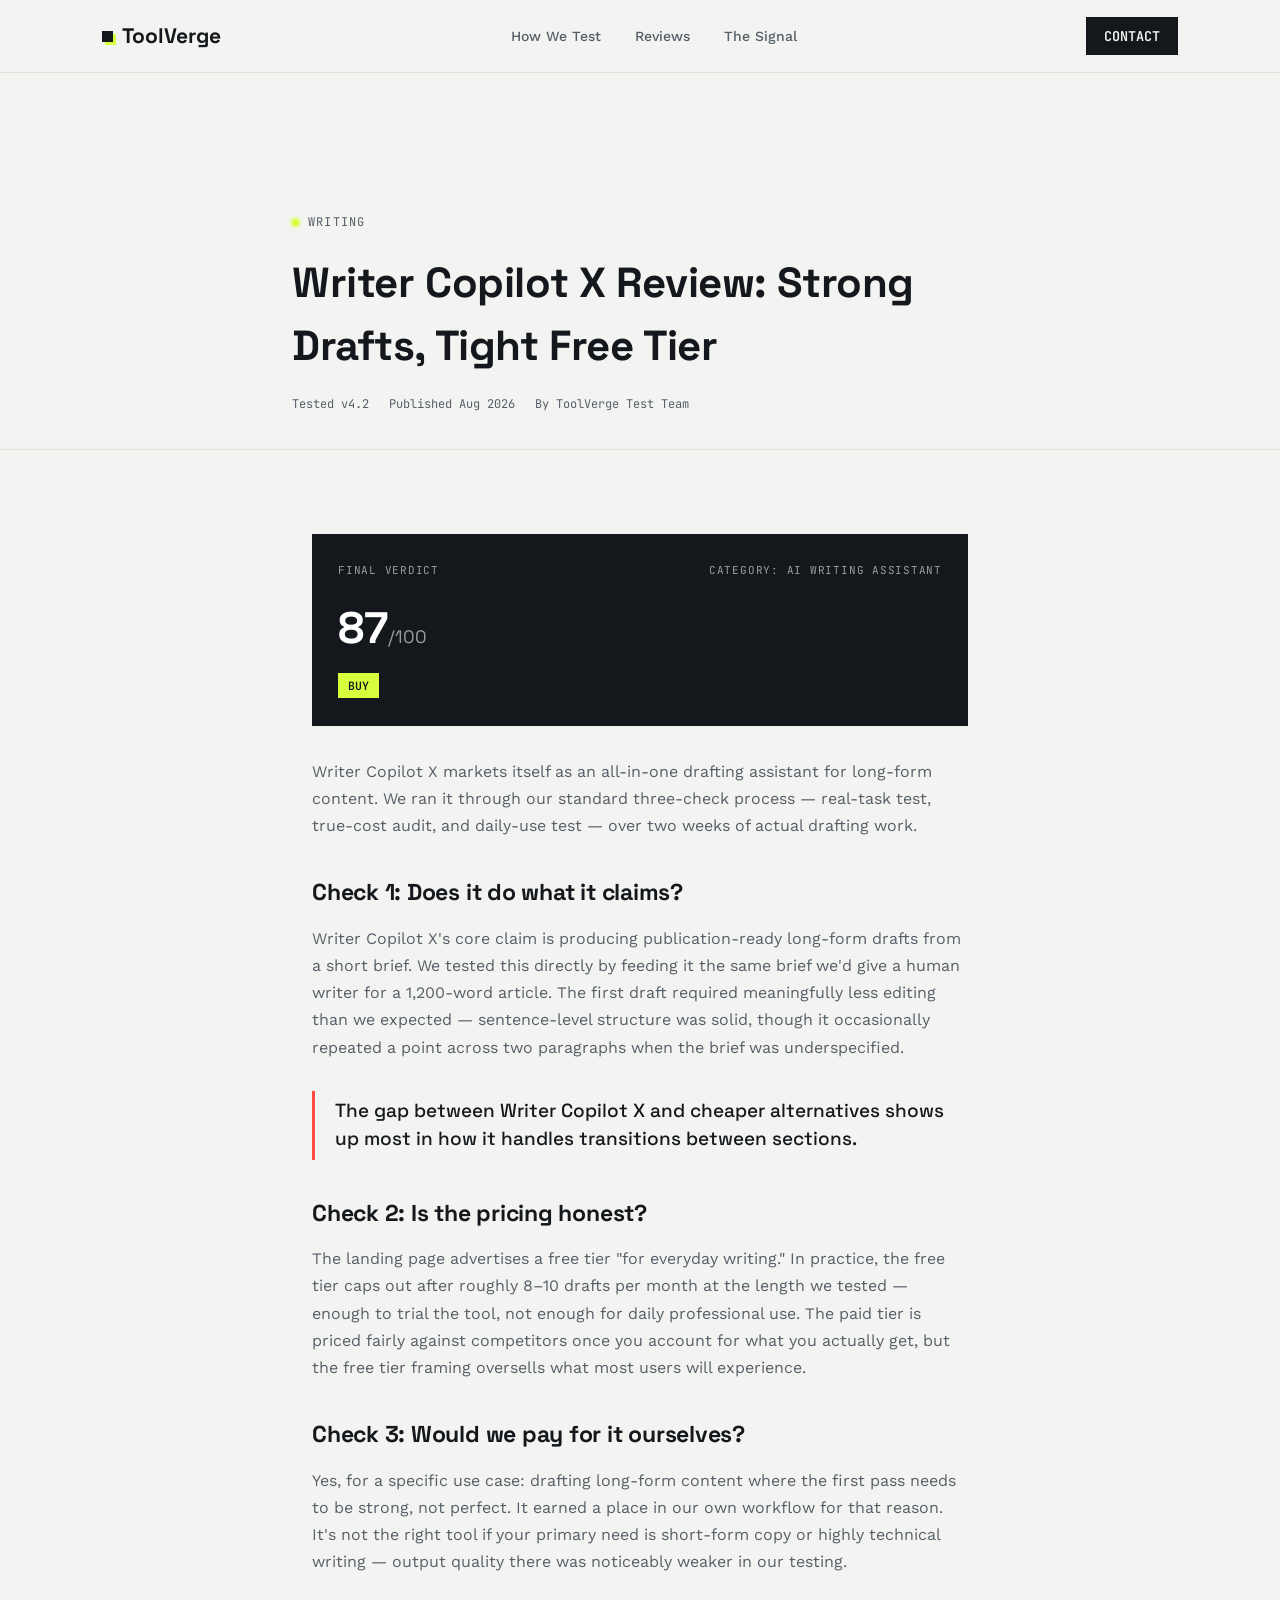
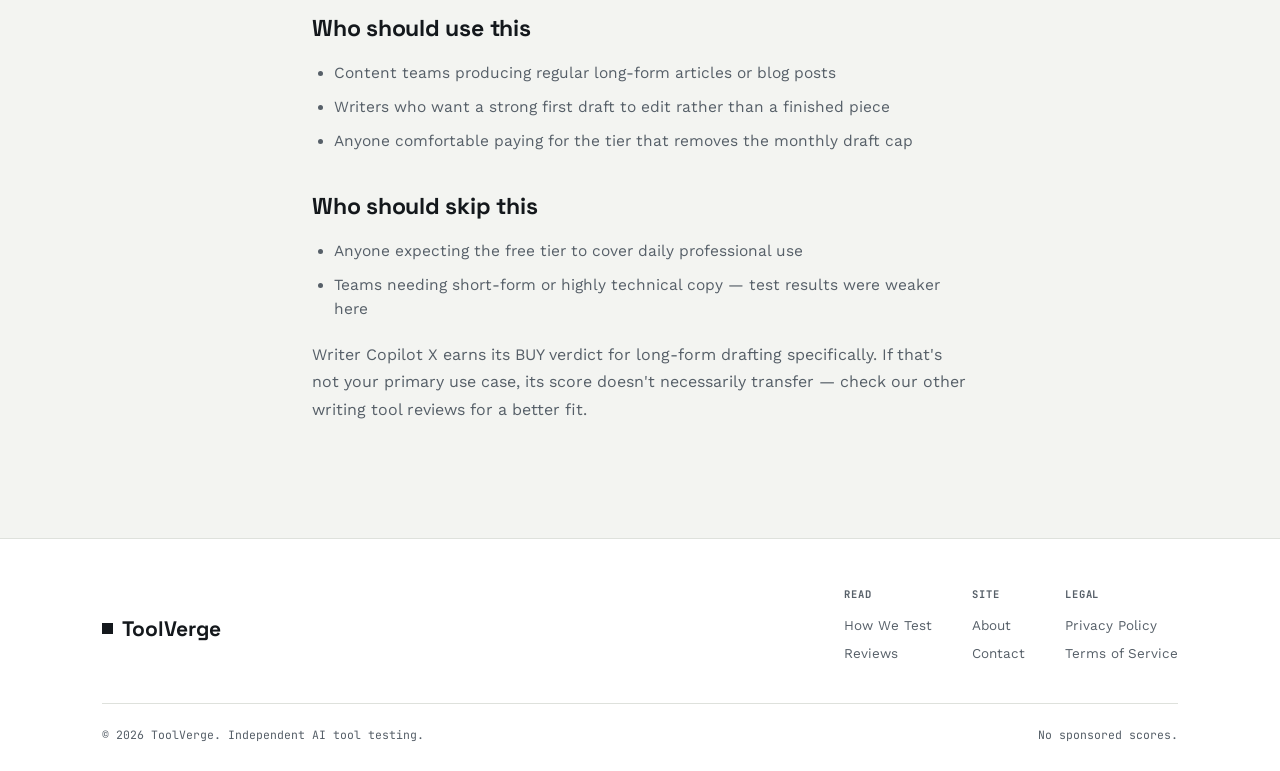
<file: review-post.html>
<!DOCTYPE html>
<html lang="en">
<head>
<meta charset="UTF-8">
<meta name="viewport" content="width=device-width, initial-scale=1.0">
<title>Writer Copilot X Review — ToolVerge</title>
<link rel="preconnect" href="https://fonts.googleapis.com">
<link href="https://fonts.googleapis.com/css2?family=Space+Grotesk:wght@400;500;600;700&family=Work+Sans:wght@400;500;600&family=JetBrains+Mono:wght@400;500;600&display=swap" rel="stylesheet">
<link rel="stylesheet" href="style.css">
</head>
<body>

<nav>
  <div class="wrap">
    <a href="index.html" class="logo"><span class="sq"></span>ToolVerge</a>
    <div class="navlinks">
      <a href="index.html#log">How We Test</a>
      <a href="reviews.html">Reviews</a>
      <a href="index.html#signal">The Signal</a>
    </div>
    <a href="contact.html" class="nav-cta">CONTACT</a>
  </div>
</nav>

<header class="article-header">
  <div class="wrap">
    <div class="eyebrow"><span class="blip"></span>Writing</div>
    <h1>Writer Copilot X Review: Strong Drafts, Tight Free Tier</h1>
    <div class="article-meta">
      <span>Tested v4.2</span>
      <span>Published Aug 2026</span>
      <span>By ToolVerge Test Team</span>
    </div>
  </div>
</header>

<section class="article-body">
  <div class="wrap">
    <div class="verdict-box">
      <div class="vb-top"><span>Final Verdict</span><span>Category: AI Writing Assistant</span></div>
      <div class="vb-score">87<span>/100</span></div>
      <span class="vb-pill" style="background:var(--signal); color:var(--ink);">BUY</span>
    </div>

    <p>Writer Copilot X markets itself as an all-in-one drafting assistant for long-form content. We ran it through our standard three-check process — real-task test, true-cost audit, and daily-use test — over two weeks of actual drafting work.</p>

    <h2>Check 1: Does it do what it claims?</h2>
    <p>Writer Copilot X's core claim is producing publication-ready long-form drafts from a short brief. We tested this directly by feeding it the same brief we'd give a human writer for a 1,200-word article. The first draft required meaningfully less editing than we expected — sentence-level structure was solid, though it occasionally repeated a point across two paragraphs when the brief was underspecified.</p>

    <div class="pullquote">The gap between Writer Copilot X and cheaper alternatives shows up most in how it handles transitions between sections.</div>

    <h2>Check 2: Is the pricing honest?</h2>
    <p>The landing page advertises a free tier "for everyday writing." In practice, the free tier caps out after roughly 8–10 drafts per month at the length we tested — enough to trial the tool, not enough for daily professional use. The paid tier is priced fairly against competitors once you account for what you actually get, but the free tier framing oversells what most users will experience.</p>

    <h2>Check 3: Would we pay for it ourselves?</h2>
    <p>Yes, for a specific use case: drafting long-form content where the first pass needs to be strong, not perfect. It earned a place in our own workflow for that reason. It's not the right tool if your primary need is short-form copy or highly technical writing — output quality there was noticeably weaker in our testing.</p>

    <h2>Who should use this</h2>
    <ul>
      <li>Content teams producing regular long-form articles or blog posts</li>
      <li>Writers who want a strong first draft to edit rather than a finished piece</li>
      <li>Anyone comfortable paying for the tier that removes the monthly draft cap</li>
    </ul>

    <h2>Who should skip this</h2>
    <ul>
      <li>Anyone expecting the free tier to cover daily professional use</li>
      <li>Teams needing short-form or highly technical copy — test results were weaker here</li>
    </ul>

    <p>Writer Copilot X earns its BUY verdict for long-form drafting specifically. If that's not your primary use case, its score doesn't necessarily transfer — check our other writing tool reviews for a better fit.</p>
  </div>
</section>

<footer>
  <div class="wrap">
    <div class="foot-top">
      <a href="index.html" class="logo"><span class="sq"></span>ToolVerge</a>
      <div class="foot-links">
        <div>
          <h4>Read</h4>
          <a href="index.html#log">How We Test</a>
          <a href="reviews.html">Reviews</a>
        </div>
        <div>
          <h4>Site</h4>
          <a href="about.html">About</a>
          <a href="contact.html">Contact</a>
        </div>
        <div>
          <h4>Legal</h4>
          <a href="privacy-policy.html">Privacy Policy</a>
          <a href="terms.html">Terms of Service</a>
        </div>
      </div>
    </div>
    <div class="foot-bottom">
      <span>© 2026 ToolVerge. Independent AI tool testing.</span>
      <span>No sponsored scores.</span>
    </div>
  </div>
</footer>

</body>
</html>
</file>
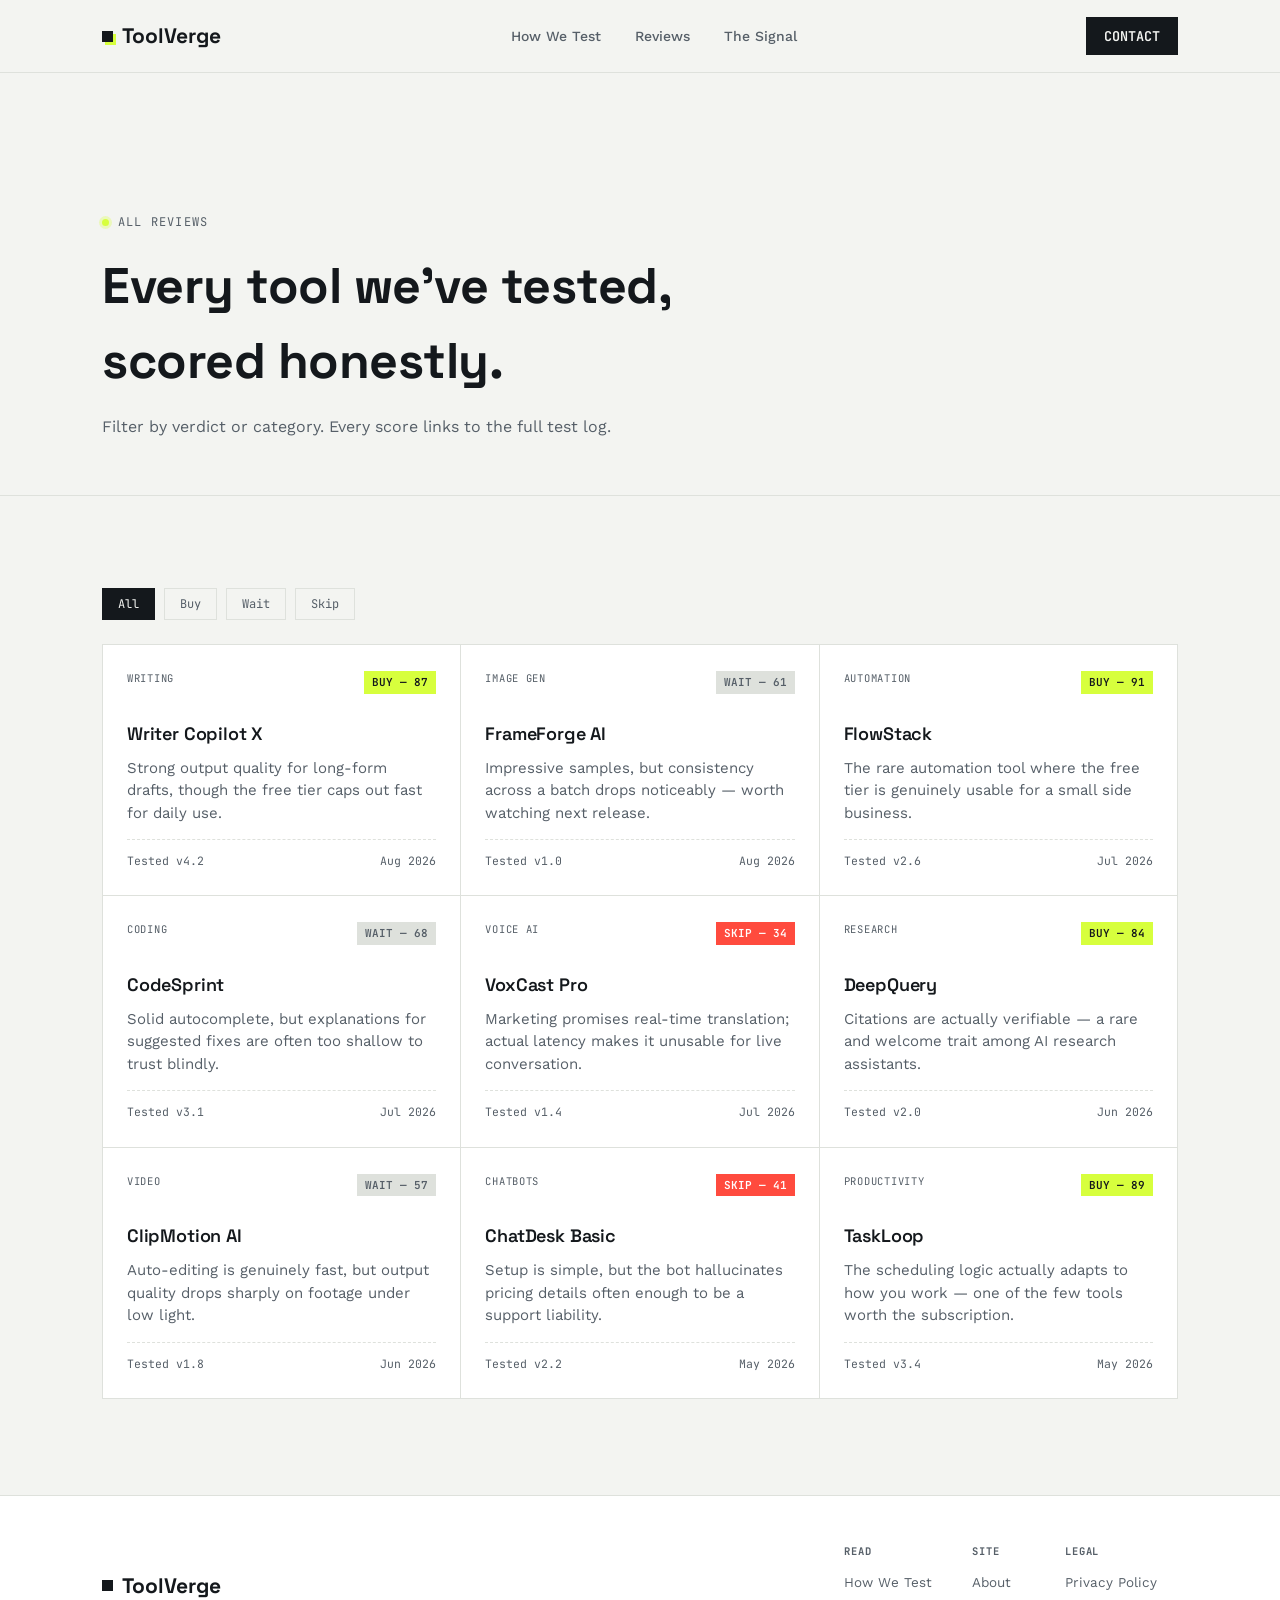
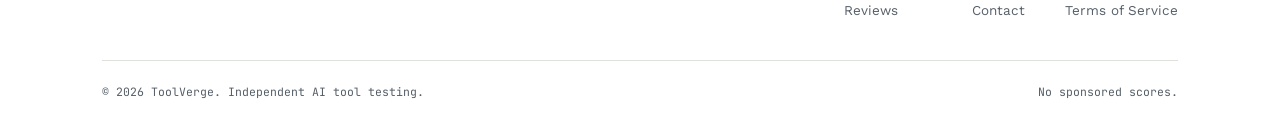
<file: reviews.html>
<!DOCTYPE html>
<html lang="en">
<head>
<meta charset="UTF-8">
<meta name="viewport" content="width=device-width, initial-scale=1.0">
<title>Reviews — ToolVerge</title>
<link rel="preconnect" href="https://fonts.googleapis.com">
<link href="https://fonts.googleapis.com/css2?family=Space+Grotesk:wght@400;500;600;700&family=Work+Sans:wght@400;500;600&family=JetBrains+Mono:wght@400;500;600&display=swap" rel="stylesheet">
<link rel="stylesheet" href="style.css">
</head>
<body>

<nav>
  <div class="wrap">
    <a href="index.html" class="logo"><span class="sq"></span>ToolVerge</a>
    <div class="navlinks">
      <a href="index.html#log">How We Test</a>
      <a href="reviews.html">Reviews</a>
      <a href="index.html#signal">The Signal</a>
    </div>
    <a href="contact.html" class="nav-cta">CONTACT</a>
  </div>
</nav>

<header class="page-header">
  <div class="wrap">
    <div class="eyebrow"><span class="blip"></span>All Reviews</div>
    <h1>Every tool we've tested, scored honestly.</h1>
    <p class="lede">Filter by verdict or category. Every score links to the full test log.</p>
  </div>
</header>

<section class="prose">
  <div class="wrap" style="max-width:1140px;">
    <div class="rev-filter">
      <button class="active">All</button>
      <button>Buy</button>
      <button>Wait</button>
      <button>Skip</button>
    </div>

    <div class="review-grid" style="margin-top:24px;">
      <a href="review-post.html" class="rcard" style="text-decoration:none; color:inherit; display:block;">
        <div class="rc-top"><span class="cat">Writing</span><span class="verdict-pill buy">BUY — 87</span></div>
        <h3>Writer Copilot X</h3>
        <p>Strong output quality for long-form drafts, though the free tier caps out fast for daily use.</p>
        <div class="meta"><span>Tested v4.2</span><span>Aug 2026</span></div>
      </a>
      <a href="review-post.html" class="rcard" style="text-decoration:none; color:inherit; display:block;">
        <div class="rc-top"><span class="cat">Image Gen</span><span class="verdict-pill wait">WAIT — 61</span></div>
        <h3>FrameForge AI</h3>
        <p>Impressive samples, but consistency across a batch drops noticeably — worth watching next release.</p>
        <div class="meta"><span>Tested v1.0</span><span>Aug 2026</span></div>
      </a>
      <a href="review-post.html" class="rcard" style="text-decoration:none; color:inherit; display:block;">
        <div class="rc-top"><span class="cat">Automation</span><span class="verdict-pill buy">BUY — 91</span></div>
        <h3>FlowStack</h3>
        <p>The rare automation tool where the free tier is genuinely usable for a small side business.</p>
        <div class="meta"><span>Tested v2.6</span><span>Jul 2026</span></div>
      </a>
      <a href="review-post.html" class="rcard" style="text-decoration:none; color:inherit; display:block;">
        <div class="rc-top"><span class="cat">Coding</span><span class="verdict-pill wait">WAIT — 68</span></div>
        <h3>CodeSprint</h3>
        <p>Solid autocomplete, but explanations for suggested fixes are often too shallow to trust blindly.</p>
        <div class="meta"><span>Tested v3.1</span><span>Jul 2026</span></div>
      </a>
      <a href="review-post.html" class="rcard" style="text-decoration:none; color:inherit; display:block;">
        <div class="rc-top"><span class="cat">Voice AI</span><span class="verdict-pill skip">SKIP — 34</span></div>
        <h3>VoxCast Pro</h3>
        <p>Marketing promises real-time translation; actual latency makes it unusable for live conversation.</p>
        <div class="meta"><span>Tested v1.4</span><span>Jul 2026</span></div>
      </a>
      <a href="review-post.html" class="rcard" style="text-decoration:none; color:inherit; display:block;">
        <div class="rc-top"><span class="cat">Research</span><span class="verdict-pill buy">BUY — 84</span></div>
        <h3>DeepQuery</h3>
        <p>Citations are actually verifiable — a rare and welcome trait among AI research assistants.</p>
        <div class="meta"><span>Tested v2.0</span><span>Jun 2026</span></div>
      </a>
      <a href="review-post.html" class="rcard" style="text-decoration:none; color:inherit; display:block;">
        <div class="rc-top"><span class="cat">Video</span><span class="verdict-pill wait">WAIT — 57</span></div>
        <h3>ClipMotion AI</h3>
        <p>Auto-editing is genuinely fast, but output quality drops sharply on footage under low light.</p>
        <div class="meta"><span>Tested v1.8</span><span>Jun 2026</span></div>
      </a>
      <a href="review-post.html" class="rcard" style="text-decoration:none; color:inherit; display:block;">
        <div class="rc-top"><span class="cat">Chatbots</span><span class="verdict-pill skip">SKIP — 41</span></div>
        <h3>ChatDesk Basic</h3>
        <p>Setup is simple, but the bot hallucinates pricing details often enough to be a support liability.</p>
        <div class="meta"><span>Tested v2.2</span><span>May 2026</span></div>
      </a>
      <a href="review-post.html" class="rcard" style="text-decoration:none; color:inherit; display:block;">
        <div class="rc-top"><span class="cat">Productivity</span><span class="verdict-pill buy">BUY — 89</span></div>
        <h3>TaskLoop</h3>
        <p>The scheduling logic actually adapts to how you work — one of the few tools worth the subscription.</p>
        <div class="meta"><span>Tested v3.4</span><span>May 2026</span></div>
      </a>
    </div>
  </div>
</section>

<footer>
  <div class="wrap">
    <div class="foot-top">
      <a href="index.html" class="logo"><span class="sq"></span>ToolVerge</a>
      <div class="foot-links">
        <div>
          <h4>Read</h4>
          <a href="index.html#log">How We Test</a>
          <a href="reviews.html">Reviews</a>
        </div>
        <div>
          <h4>Site</h4>
          <a href="about.html">About</a>
          <a href="contact.html">Contact</a>
        </div>
        <div>
          <h4>Legal</h4>
          <a href="privacy-policy.html">Privacy Policy</a>
          <a href="terms.html">Terms of Service</a>
        </div>
      </div>
    </div>
    <div class="foot-bottom">
      <span>© 2026 ToolVerge. Independent AI tool testing.</span>
      <span>No sponsored scores.</span>
    </div>
  </div>
</footer>

<script>
  document.querySelectorAll('.rev-filter button').forEach(btn=>{
    btn.addEventListener('click', function(){
      document.querySelectorAll('.rev-filter button').forEach(b=>b.classList.remove('active'));
      this.classList.add('active');
    });
  });
</script>

</body>
</html>
</file>
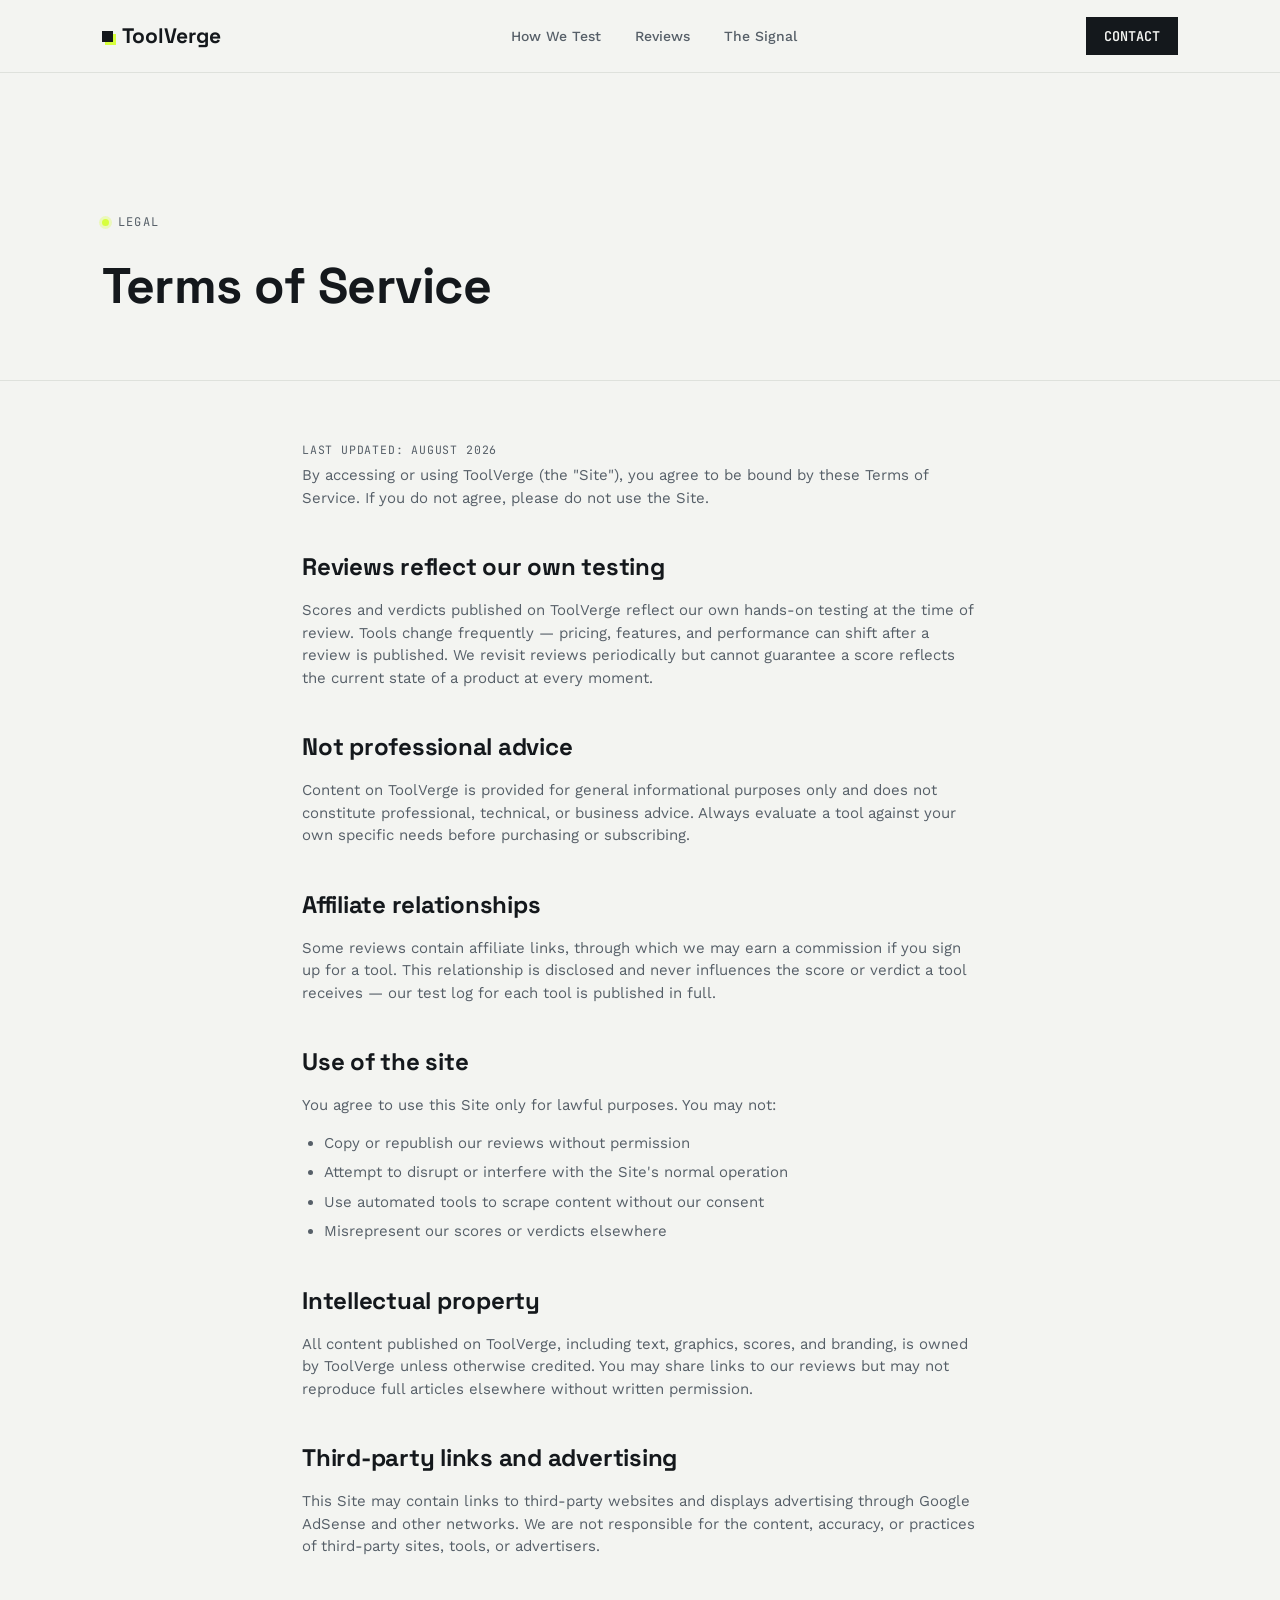
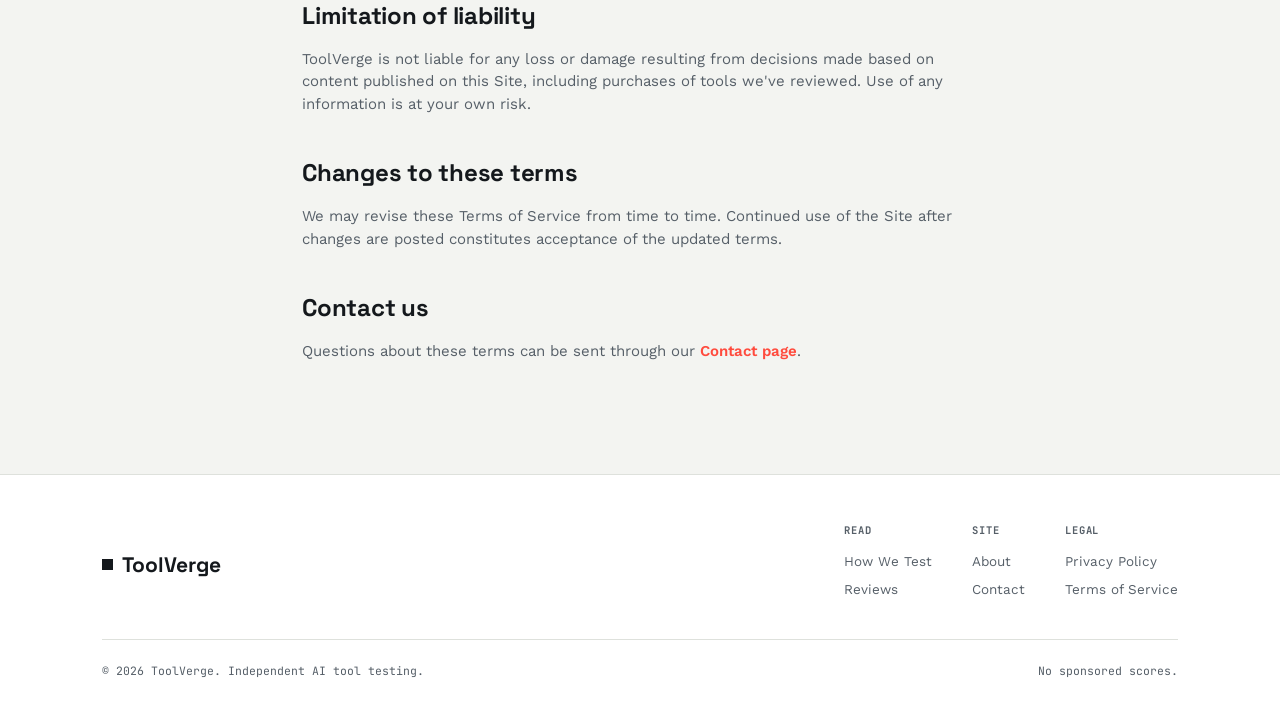
<file: terms.html>
<!DOCTYPE html>
<html lang="en">
<head>
<meta charset="UTF-8">
<meta name="viewport" content="width=device-width, initial-scale=1.0">
<title>Terms of Service — ToolVerge</title>
<link rel="preconnect" href="https://fonts.googleapis.com">
<link href="https://fonts.googleapis.com/css2?family=Space+Grotesk:wght@400;500;600;700&family=Work+Sans:wght@400;500;600&family=JetBrains+Mono:wght@400;500;600&display=swap" rel="stylesheet">
<link rel="stylesheet" href="style.css">
</head>
<body>

<nav>
  <div class="wrap">
    <a href="index.html" class="logo"><span class="sq"></span>ToolVerge</a>
    <div class="navlinks">
      <a href="index.html#log">How We Test</a>
      <a href="reviews.html">Reviews</a>
      <a href="index.html#signal">The Signal</a>
    </div>
    <a href="contact.html" class="nav-cta">CONTACT</a>
  </div>
</nav>

<header class="page-header">
  <div class="wrap">
    <div class="eyebrow"><span class="blip"></span>Legal</div>
    <h1>Terms of Service</h1>
  </div>
</header>

<section class="prose">
  <div class="wrap">
    <span class="updated">Last updated: August 2026</span>
    <p>By accessing or using ToolVerge (the "Site"), you agree to be bound by these Terms of Service. If you do not agree, please do not use the Site.</p>

    <h2>Reviews reflect our own testing</h2>
    <p>Scores and verdicts published on ToolVerge reflect our own hands-on testing at the time of review. Tools change frequently — pricing, features, and performance can shift after a review is published. We revisit reviews periodically but cannot guarantee a score reflects the current state of a product at every moment.</p>

    <h2>Not professional advice</h2>
    <p>Content on ToolVerge is provided for general informational purposes only and does not constitute professional, technical, or business advice. Always evaluate a tool against your own specific needs before purchasing or subscribing.</p>

    <h2>Affiliate relationships</h2>
    <p>Some reviews contain affiliate links, through which we may earn a commission if you sign up for a tool. This relationship is disclosed and never influences the score or verdict a tool receives — our test log for each tool is published in full.</p>

    <h2>Use of the site</h2>
    <p>You agree to use this Site only for lawful purposes. You may not:</p>
    <ul>
      <li>Copy or republish our reviews without permission</li>
      <li>Attempt to disrupt or interfere with the Site's normal operation</li>
      <li>Use automated tools to scrape content without our consent</li>
      <li>Misrepresent our scores or verdicts elsewhere</li>
    </ul>

    <h2>Intellectual property</h2>
    <p>All content published on ToolVerge, including text, graphics, scores, and branding, is owned by ToolVerge unless otherwise credited. You may share links to our reviews but may not reproduce full articles elsewhere without written permission.</p>

    <h2>Third-party links and advertising</h2>
    <p>This Site may contain links to third-party websites and displays advertising through Google AdSense and other networks. We are not responsible for the content, accuracy, or practices of third-party sites, tools, or advertisers.</p>

    <h2>Limitation of liability</h2>
    <p>ToolVerge is not liable for any loss or damage resulting from decisions made based on content published on this Site, including purchases of tools we've reviewed. Use of any information is at your own risk.</p>

    <h2>Changes to these terms</h2>
    <p>We may revise these Terms of Service from time to time. Continued use of the Site after changes are posted constitutes acceptance of the updated terms.</p>

    <h2>Contact us</h2>
    <p>Questions about these terms can be sent through our <a href="contact.html" style="color:var(--flag); font-weight:600;">Contact page</a>.</p>
  </div>
</section>

<footer>
  <div class="wrap">
    <div class="foot-top">
      <a href="index.html" class="logo"><span class="sq"></span>ToolVerge</a>
      <div class="foot-links">
        <div>
          <h4>Read</h4>
          <a href="index.html#log">How We Test</a>
          <a href="reviews.html">Reviews</a>
        </div>
        <div>
          <h4>Site</h4>
          <a href="about.html">About</a>
          <a href="contact.html">Contact</a>
        </div>
        <div>
          <h4>Legal</h4>
          <a href="privacy-policy.html">Privacy Policy</a>
          <a href="terms.html">Terms of Service</a>
        </div>
      </div>
    </div>
    <div class="foot-bottom">
      <span>© 2026 ToolVerge. Independent AI tool testing.</span>
      <span>No sponsored scores.</span>
    </div>
  </div>
</footer>

</body>
</html>
</file>
<file: style.css>
:root{
    --paper: #F3F4F1;
    --panel: #FFFFFF;
    --ink: #14181C;
    --ink-soft: #565F68;
    --signal: #D7FF3D;
    --line: #DEE1DC;
    --flag: #FF4B3E;
  }
  *{box-sizing:border-box; margin:0; padding:0;}
  html{scroll-behavior:smooth;}
  body{
    background:var(--paper);
    color:var(--ink);
    font-family:'Work Sans', sans-serif;
    line-height:1.5;
  }
  h1,h2,h3{ font-family:'Space Grotesk', sans-serif; letter-spacing:-0.01em; }
  .mono{ font-family:'JetBrains Mono', monospace; }
  a{ color:inherit; text-decoration:none; }
  .wrap{ max-width:1140px; margin:0 auto; padding:0 32px; }

  /* NAV */
  nav{ position:sticky; top:0; z-index:50; background:var(--paper); border-bottom:1px solid var(--line); }
  nav .wrap{ display:flex; align-items:center; justify-content:space-between; height:72px; }
  .logo{ font-family:'Space Grotesk', sans-serif; font-weight:700; font-size:21px; display:flex; align-items:center; gap:9px; }
  .logo .sq{ width:11px; height:11px; background:var(--ink); position:relative; }
  .logo .sq::after{ content:''; position:absolute; inset:0; background:var(--signal); transform:translate(3px,3px); z-index:-1; }
  .navlinks{ display:flex; gap:34px; font-size:14px; font-weight:500; }
  .navlinks a{ position:relative; padding:4px 0; color:var(--ink-soft); }
  .navlinks a:hover{ color:var(--ink); }
  .nav-cta{
    background:var(--ink); color:var(--paper);
    padding:9px 18px; font-size:13.5px; font-weight:600;
    font-family:'JetBrains Mono', monospace;
  }

  /* HERO */
  .hero{ padding:72px 0 60px; }
  .hero .grid{ display:grid; grid-template-columns:1.2fr 0.8fr; gap:56px; align-items:start; }
  .eyebrow{
    font-family:'JetBrains Mono', monospace; font-size:12px;
    letter-spacing:0.1em; text-transform:uppercase; color:var(--ink-soft);
    display:flex; align-items:center; gap:9px; margin-bottom:20px;
  }
  .eyebrow .blip{ width:7px; height:7px; border-radius:50%; background:var(--signal); box-shadow:0 0 0 3px rgba(215,255,61,0.3); }
  .hero h1{
    font-size:clamp(38px,4.6vw,58px); line-height:1.06; font-weight:600;
    margin-bottom:22px;
  }
  .hero h1 .hl{ background:var(--signal); padding:0 6px; }
  .hero p.lede{ font-size:17px; color:var(--ink-soft); max-width:480px; margin-bottom:30px; }
  .hero-ctas{ display:flex; gap:14px; align-items:center; }
  .btn-primary{
    background:var(--ink); color:var(--paper); padding:14px 24px;
    font-weight:600; font-size:14.5px; display:inline-block;
    border:1px solid var(--ink);
    transition:background .15s ease, color .15s ease;
  }
  .btn-primary:hover{ background:transparent; color:var(--ink); }
  .btn-text{ font-size:13.5px; font-weight:600; font-family:'JetBrains Mono', monospace; border-bottom:1px solid var(--ink); padding-bottom:2px; }

  /* Verdict meter — signature element */
  .verdict-card{
    background:var(--panel); border:1px solid var(--line);
    padding:0;
  }
  .verdict-card .vc-head{
    display:flex; justify-content:space-between; align-items:center;
    padding:16px 20px; border-bottom:1px solid var(--line);
    font-family:'JetBrains Mono', monospace; font-size:11.5px; color:var(--ink-soft);
    text-transform:uppercase; letter-spacing:0.06em;
  }
  .vc-head .live{ display:flex; align-items:center; gap:6px; color:var(--ink); }
  .vc-head .live .dot{ width:6px; height:6px; border-radius:50%; background:var(--flag); animation:pulse 1.6s infinite; }
  @keyframes pulse{ 0%,100%{opacity:1;} 50%{opacity:0.3;} }
  .vc-body{ padding:22px 20px; }
  .vc-body .tool-name{ font-family:'Space Grotesk', sans-serif; font-size:22px; font-weight:600; margin-bottom:4px; }
  .vc-body .tool-cat{ font-size:12.5px; color:var(--ink-soft); margin-bottom:20px; }
  .meter{ margin-bottom:16px; }
  .meter .m-label{ display:flex; justify-content:space-between; font-family:'JetBrains Mono', monospace; font-size:11px; color:var(--ink-soft); margin-bottom:6px; }
  .meter .m-label b{ color:var(--ink); font-size:12px; }
  .meter .track{ height:8px; background:var(--paper); border:1px solid var(--line); position:relative; }
  .meter .fill{ height:100%; background:var(--ink); }
  .meter .fill.signal{ background:var(--signal); }
  .vc-verdict{
    margin-top:18px; padding-top:16px; border-top:1px dashed var(--line);
    display:flex; justify-content:space-between; align-items:center;
  }
  .vc-verdict .label{ font-family:'JetBrains Mono', monospace; font-size:11px; color:var(--ink-soft); text-transform:uppercase; }
  .vc-verdict .score{ font-family:'Space Grotesk', sans-serif; font-size:32px; font-weight:700; }
  .vc-verdict .score span{ font-size:16px; color:var(--ink-soft); font-weight:400; }

  /* TEST LOG (value props) */
  .testlog{ background:var(--ink); color:var(--paper); padding:76px 0; }
  .testlog-head{ display:flex; justify-content:space-between; align-items:flex-end; flex-wrap:wrap; gap:20px; margin-bottom:44px; }
  .testlog-head h2{ font-size:clamp(26px,3.2vw,36px); color:#fff; }
  .testlog-head p{ color:rgba(243,244,241,0.6); max-width:320px; font-size:14px; }
  .log-entries{ border-top:1px solid rgba(243,244,241,0.18); }
  .log-entry{
    display:grid; grid-template-columns:150px 1fr 140px; gap:24px; align-items:center;
    padding:24px 0; border-bottom:1px solid rgba(243,244,241,0.18);
  }
  .log-entry .ts{ font-family:'JetBrains Mono', monospace; font-size:12px; color:var(--signal); }
  .log-entry h3{ font-size:19px; color:#fff; margin-bottom:5px; font-weight:500; }
  .log-entry p{ font-size:13.5px; color:rgba(243,244,241,0.6); max-width:460px; }
  .log-entry .status{ font-family:'JetBrains Mono', monospace; font-size:12px; color:rgba(243,244,241,0.55); text-align:right; }

  /* REVIEWS GRID */
  .reviews{ padding:84px 0; }
  .sec-head{ margin-bottom:40px; }
  .sec-head h2{ font-size:clamp(26px,3.2vw,34px); max-width:560px; }
  .review-grid{ display:grid; grid-template-columns:repeat(3,1fr); gap:1px; background:var(--line); border:1px solid var(--line); }
  .rcard{ background:var(--panel); padding:26px 24px; }
  .rcard .rc-top{ display:flex; justify-content:space-between; align-items:flex-start; margin-bottom:14px; }
  .rcard .cat{ font-family:'JetBrains Mono', monospace; font-size:10.5px; text-transform:uppercase; letter-spacing:0.07em; color:var(--ink-soft); }
  .rcard .verdict-pill{
    font-family:'JetBrains Mono', monospace; font-size:11px; font-weight:600;
    padding:3px 8px;
  }
  .verdict-pill.buy{ background:var(--signal); color:var(--ink); }
  .verdict-pill.skip{ background:var(--flag); color:#fff; }
  .verdict-pill.wait{ background:var(--line); color:var(--ink-soft); }
  .rcard h3{ font-size:19px; margin-bottom:8px; font-weight:500; }
  .rcard p{ font-size:13.5px; color:var(--ink-soft); margin-bottom:14px; }
  .rcard .meta{ display:flex; justify-content:space-between; font-family:'JetBrains Mono', monospace; font-size:11.5px; color:var(--ink-soft); border-top:1px dashed var(--line); padding-top:12px; }

  /* SIGNAL / NEWSLETTER */
  .signal-sec{ padding:0 0 96px; }
  .signal-panel{
    background:var(--ink); color:var(--paper);
    display:grid; grid-template-columns:1fr 1fr;
    position:relative; overflow:hidden;
  }
  .signal-panel::before{
    content:''; position:absolute; top:0; right:0; width:220px; height:220px;
    background:var(--signal); opacity:0.9;
    clip-path:polygon(100% 0, 0 0, 100% 100%);
  }
  .signal-panel .side{ padding:50px 46px; position:relative; z-index:1; }
  .signal-panel h2{ font-size:28px; color:#fff; margin-bottom:12px; }
  .signal-panel p{ color:rgba(243,244,241,0.62); font-size:14px; max-width:340px; margin-bottom:26px; }
  .sig-field{ display:flex; gap:0; border:1px solid rgba(243,244,241,0.4); }
  .sig-field input{
    flex:1; background:transparent; border:none; padding:14px 16px;
    font-family:'JetBrains Mono', monospace; font-size:13.5px; color:#fff;
  }
  .sig-field input::placeholder{ color:rgba(243,244,241,0.4); }
  .sig-field input:focus{ outline:none; }
  .sig-field button{
    background:var(--signal); color:var(--ink); border:none; padding:0 22px;
    font-weight:700; font-size:13px; font-family:'JetBrains Mono', monospace; cursor:pointer;
  }
  .signal-panel .side:last-child{ display:flex; flex-direction:column; justify-content:center; }
  .terminal{ font-family:'JetBrains Mono', monospace; font-size:12.5px; color:rgba(243,244,241,0.75); line-height:1.9; }
  .terminal .prompt{ color:var(--signal); }
  #sigMsg{ margin-top:12px; font-family:'JetBrains Mono', monospace; font-size:12px; color:var(--signal); min-height:16px; }

  footer{ background:var(--panel); border-top:1px solid var(--line); padding:48px 0 28px; }
  .foot-top{ display:flex; justify-content:space-between; flex-wrap:wrap; gap:28px; padding-bottom:32px; border-bottom:1px solid var(--line); margin-bottom:22px; }
  .foot-links{ display:flex; gap:40px; flex-wrap:wrap; }
  .foot-links div h4{ font-family:'JetBrains Mono', monospace; font-size:10.5px; text-transform:uppercase; letter-spacing:0.08em; color:var(--ink-soft); margin-bottom:12px; }
  .foot-links div a{ display:block; font-size:13.5px; margin-bottom:8px; color:var(--ink-soft); }
  .foot-links div a:hover{ color:var(--ink); }
  .foot-bottom{ display:flex; justify-content:space-between; flex-wrap:wrap; gap:10px; font-size:11.5px; color:var(--ink-soft); font-family:'JetBrains Mono', monospace; }

  @media (max-width:860px){
    .hero .grid{ grid-template-columns:1fr; }
    .log-entry{ grid-template-columns:1fr; gap:8px; }
    .log-entry .status{ text-align:left; }
    .review-grid{ grid-template-columns:1fr; }
    .signal-panel{ grid-template-columns:1fr; }
    .navlinks{ display:none; }
  }

/* ---------- PAGE HEADER ---------- */
.page-header{ padding:140px 0 56px; border-bottom:1px solid var(--line); }
.page-header .eyebrow{ margin-bottom:18px; }
.page-header h1{ font-size:clamp(32px,4.2vw,50px); max-width:720px; }
.page-header p.lede{ margin-top:16px; max-width:540px; color:var(--ink-soft); font-size:16px; }

/* ---------- PROSE ---------- */
.prose{ padding:60px 0 96px; }
.prose .wrap{ max-width:740px; }
.prose h2{ font-size:24px; margin:40px 0 14px; }
.prose h2:first-child{ margin-top:0; }
.prose h3{ font-size:18px; margin:26px 0 10px; font-weight:600; }
.prose p{ font-size:15px; color:var(--ink-soft); margin-bottom:15px; }
.prose ul{ margin:0 0 15px 22px; color:var(--ink-soft); font-size:15px; }
.prose li{ margin-bottom:7px; }
.prose strong{ color:var(--ink); }
.prose .updated{ font-family:'JetBrains Mono', monospace; font-size:11.5px; color:var(--ink-soft); text-transform:uppercase; letter-spacing:0.07em; margin-bottom:6px; display:block; }

/* ---------- ABOUT: METHODOLOGY STRIP ---------- */
.method-stats{ display:grid; grid-template-columns:repeat(3,1fr); border-top:1px solid var(--line); border-bottom:1px solid var(--line); margin:40px 0; }
.method-stats div{ padding:24px 0; text-align:center; border-left:1px solid var(--line); }
.method-stats div:first-child{ border-left:none; }
.method-stats .num{ font-family:'JetBrains Mono', monospace; font-size:26px; color:var(--ink); }
.method-stats .lbl{ font-size:11px; color:var(--ink-soft); text-transform:uppercase; letter-spacing:0.06em; margin-top:6px; }

/* ---------- CONTACT ---------- */
.contact-wrap{ display:grid; grid-template-columns:1fr 1fr; gap:1px; background:var(--line); border:1px solid var(--line); }
.contact-wrap > div{ background:var(--panel); padding:44px; }
.contact-form label{ display:block; font-family:'JetBrains Mono', monospace; font-size:10.5px; text-transform:uppercase; letter-spacing:0.07em; color:var(--ink-soft); margin:18px 0 7px; }
.contact-form label:first-child{ margin-top:0; }
.contact-form input, .contact-form textarea{ width:100%; background:transparent; border:none; border-bottom:1px solid var(--ink); padding:9px 2px; font-family:'Work Sans'; font-size:14.5px; color:var(--ink); resize:vertical; }
.contact-form input:focus, .contact-form textarea:focus{ outline:none; border-bottom-color:var(--flag); }
.contact-form button{ margin-top:24px; background:var(--ink); color:var(--paper); border:none; padding:13px 24px; font-weight:600; font-size:13.5px; font-family:'JetBrains Mono', monospace; cursor:pointer; }
.contact-form button:hover{ background:var(--flag); }
.contact-info h3{ font-size:18px; margin-bottom:12px; }
.contact-info p{ font-size:14px; color:var(--ink-soft); margin-bottom:20px; }
.contact-info .row{ display:flex; justify-content:space-between; font-size:13px; padding:13px 0; border-top:1px dashed var(--line); }
.contact-info .row:last-child{ border-bottom:1px dashed var(--line); }
.contact-info .row span:first-child{ color:var(--ink-soft); }
.contact-info .row span:last-child{ font-family:'JetBrains Mono', monospace; }

/* ---------- REVIEWS LISTING FILTER ---------- */
.rev-filter{ display:flex; gap:9px; margin:32px 0 6px; flex-wrap:wrap; }
.rev-filter button{ background:transparent; border:1px solid var(--line); padding:7px 15px; font-size:12px; font-family:'JetBrains Mono', monospace; cursor:pointer; color:var(--ink-soft); }
.rev-filter button.active, .rev-filter button:hover{ background:var(--ink); color:var(--paper); border-color:var(--ink); }

/* ---------- SINGLE REVIEW ARTICLE ---------- */
.article-header{ padding:140px 0 36px; border-bottom:1px solid var(--line); }
.article-header .wrap{ max-width:760px; }
.article-header h1{ font-size:clamp(28px,3.8vw,42px); margin:16px 0 18px; }
.article-meta{ display:flex; gap:20px; font-family:'JetBrains Mono', monospace; font-size:12px; color:var(--ink-soft); flex-wrap:wrap; }
.article-body{ padding:52px 0 96px; }
.article-body .wrap{ max-width:720px; }
.article-body p{ font-size:16px; color:var(--ink-soft); margin-bottom:19px; line-height:1.7; }
.article-body h2{ font-size:23px; margin:36px 0 15px; }
.article-body ul{ margin:0 0 19px 22px; }
.article-body li{ font-size:15.5px; color:var(--ink-soft); margin-bottom:9px; line-height:1.6; }
.pullquote{ border-left:3px solid var(--flag); padding:6px 0 6px 20px; font-family:'Space Grotesk', sans-serif; font-size:19px; font-style:normal; font-weight:500; color:var(--ink); margin:30px 0; }
.verdict-box{ background:var(--ink); color:#fff; padding:28px 26px; margin:32px 0; }
.verdict-box .vb-top{ display:flex; justify-content:space-between; align-items:center; margin-bottom:16px; font-family:'JetBrains Mono', monospace; font-size:11px; text-transform:uppercase; letter-spacing:0.07em; color:rgba(243,244,241,0.6); }
.verdict-box .vb-score{ font-family:'Space Grotesk', sans-serif; font-size:44px; font-weight:700; }
.verdict-box .vb-score span{ font-size:18px; color:rgba(243,244,241,0.6); font-weight:400; }
.verdict-box .vb-pill{ display:inline-block; margin-top:12px; padding:4px 10px; font-family:'JetBrains Mono', monospace; font-size:11.5px; font-weight:600; }
</file>
